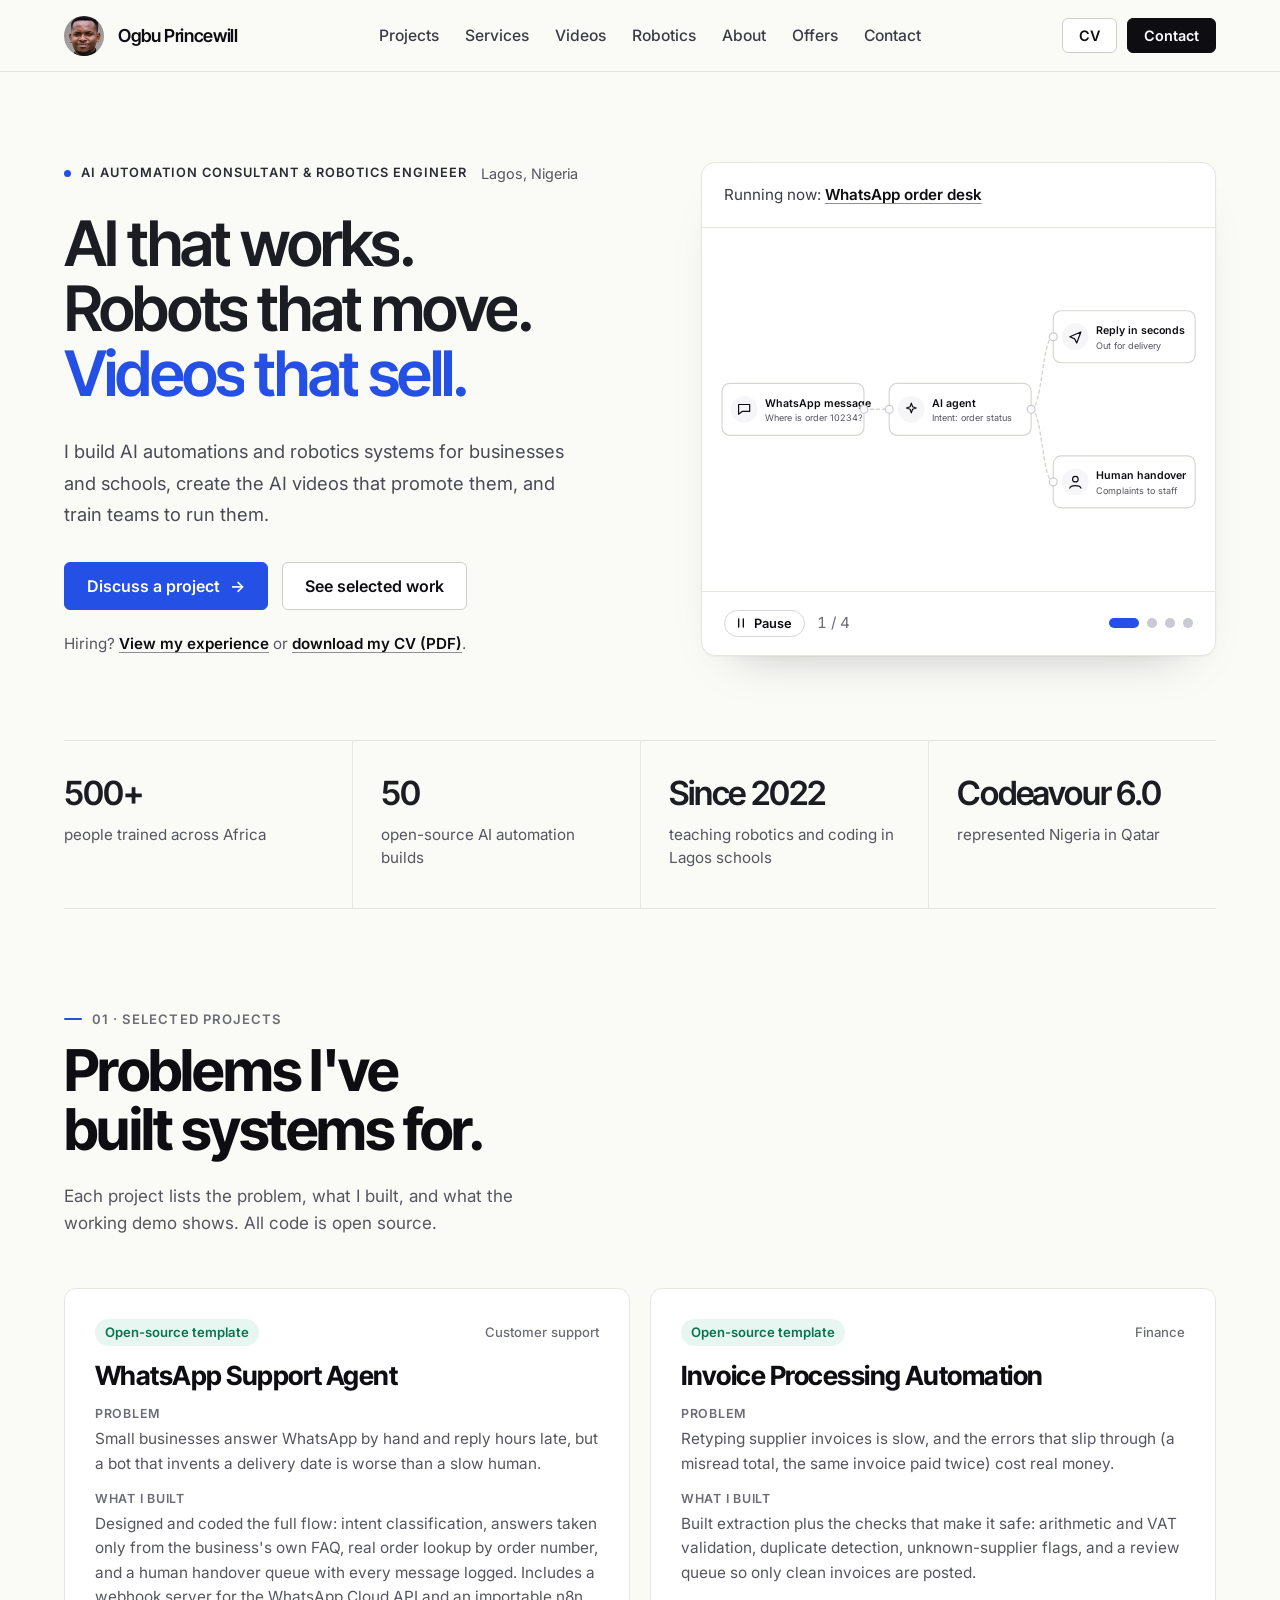
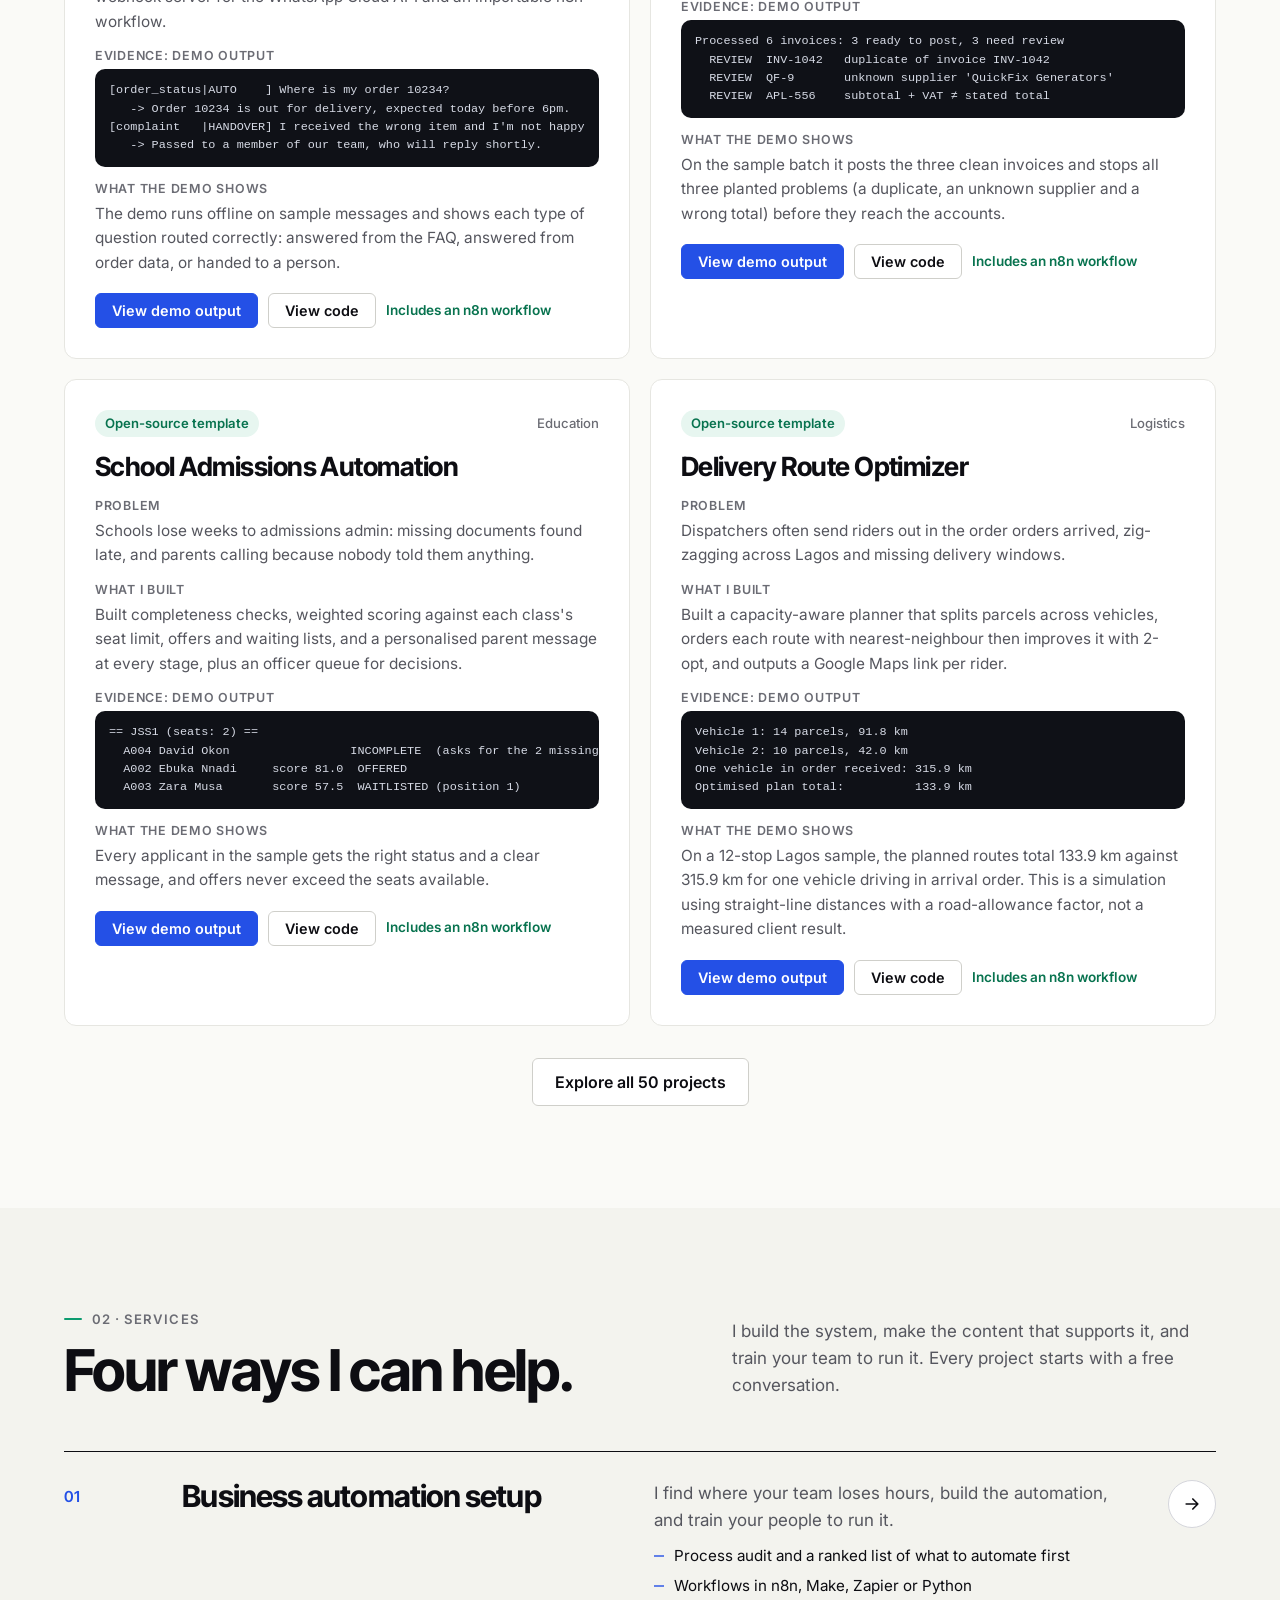
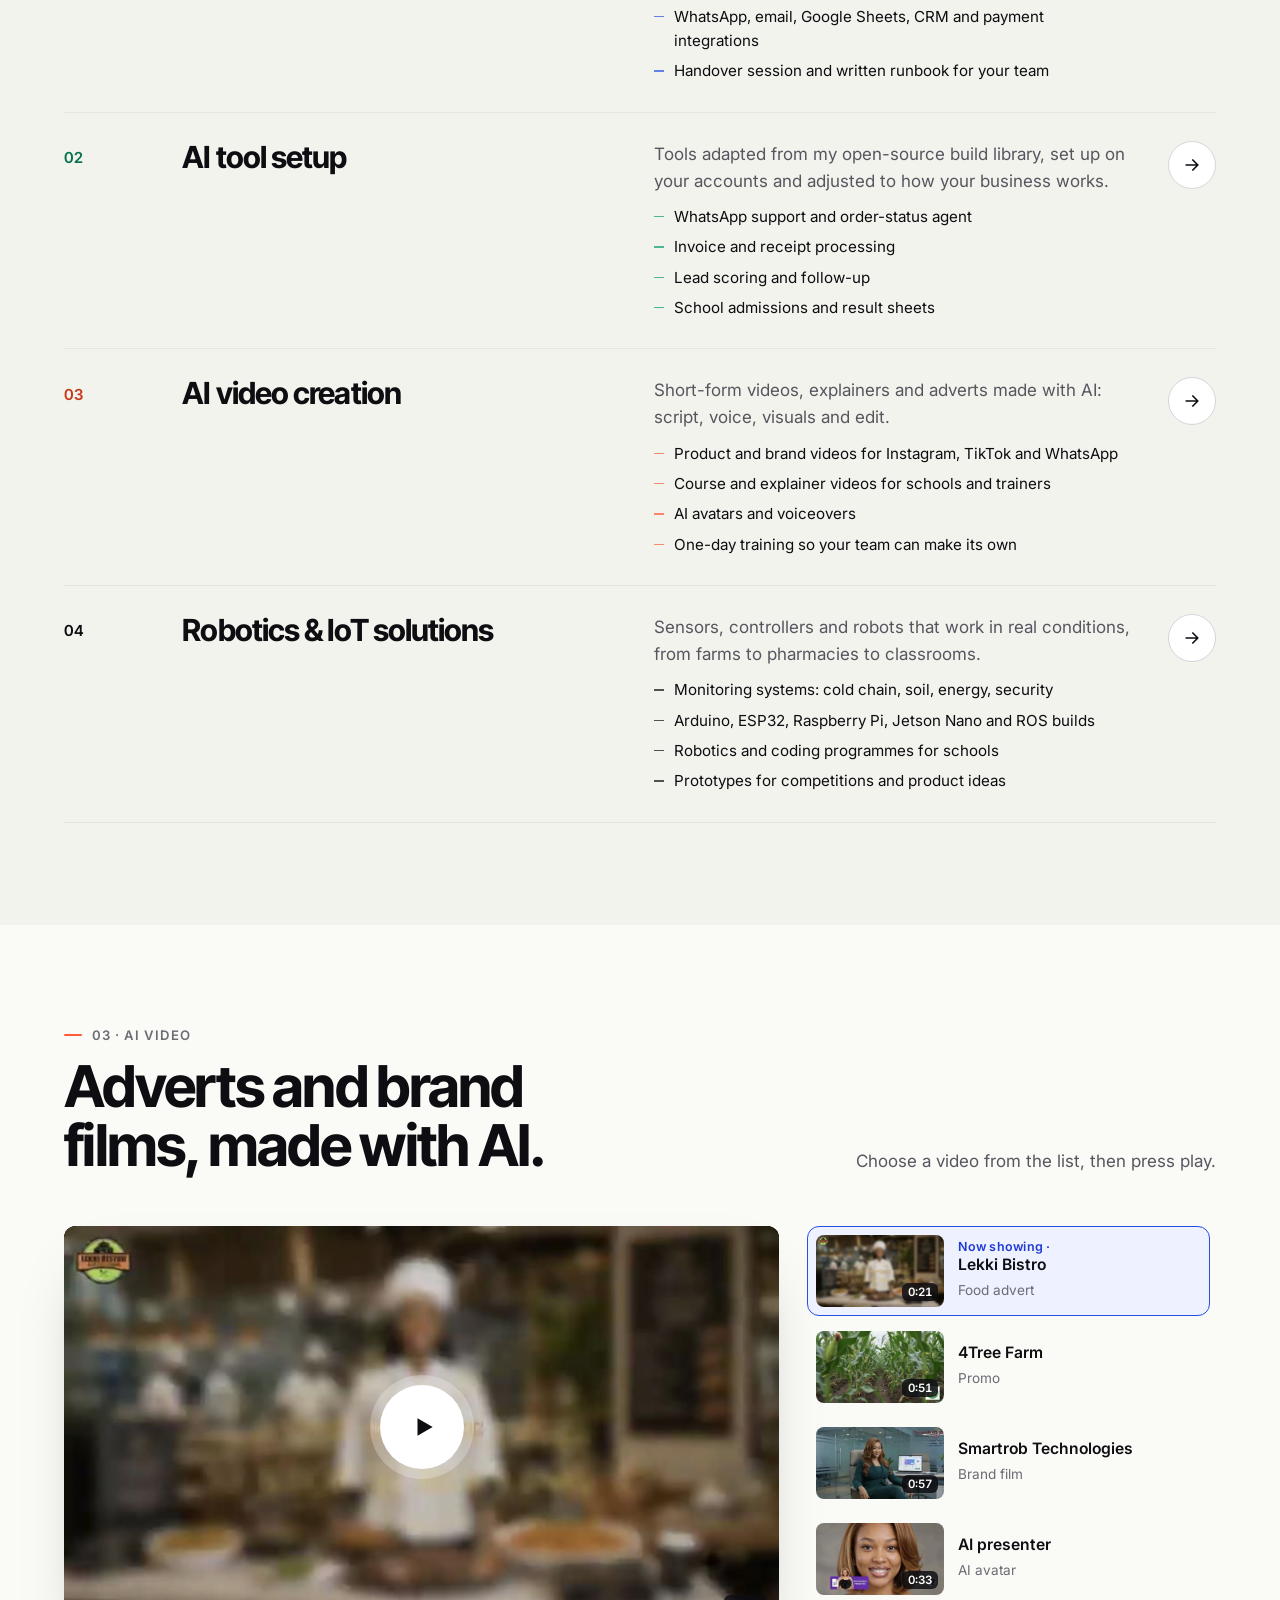
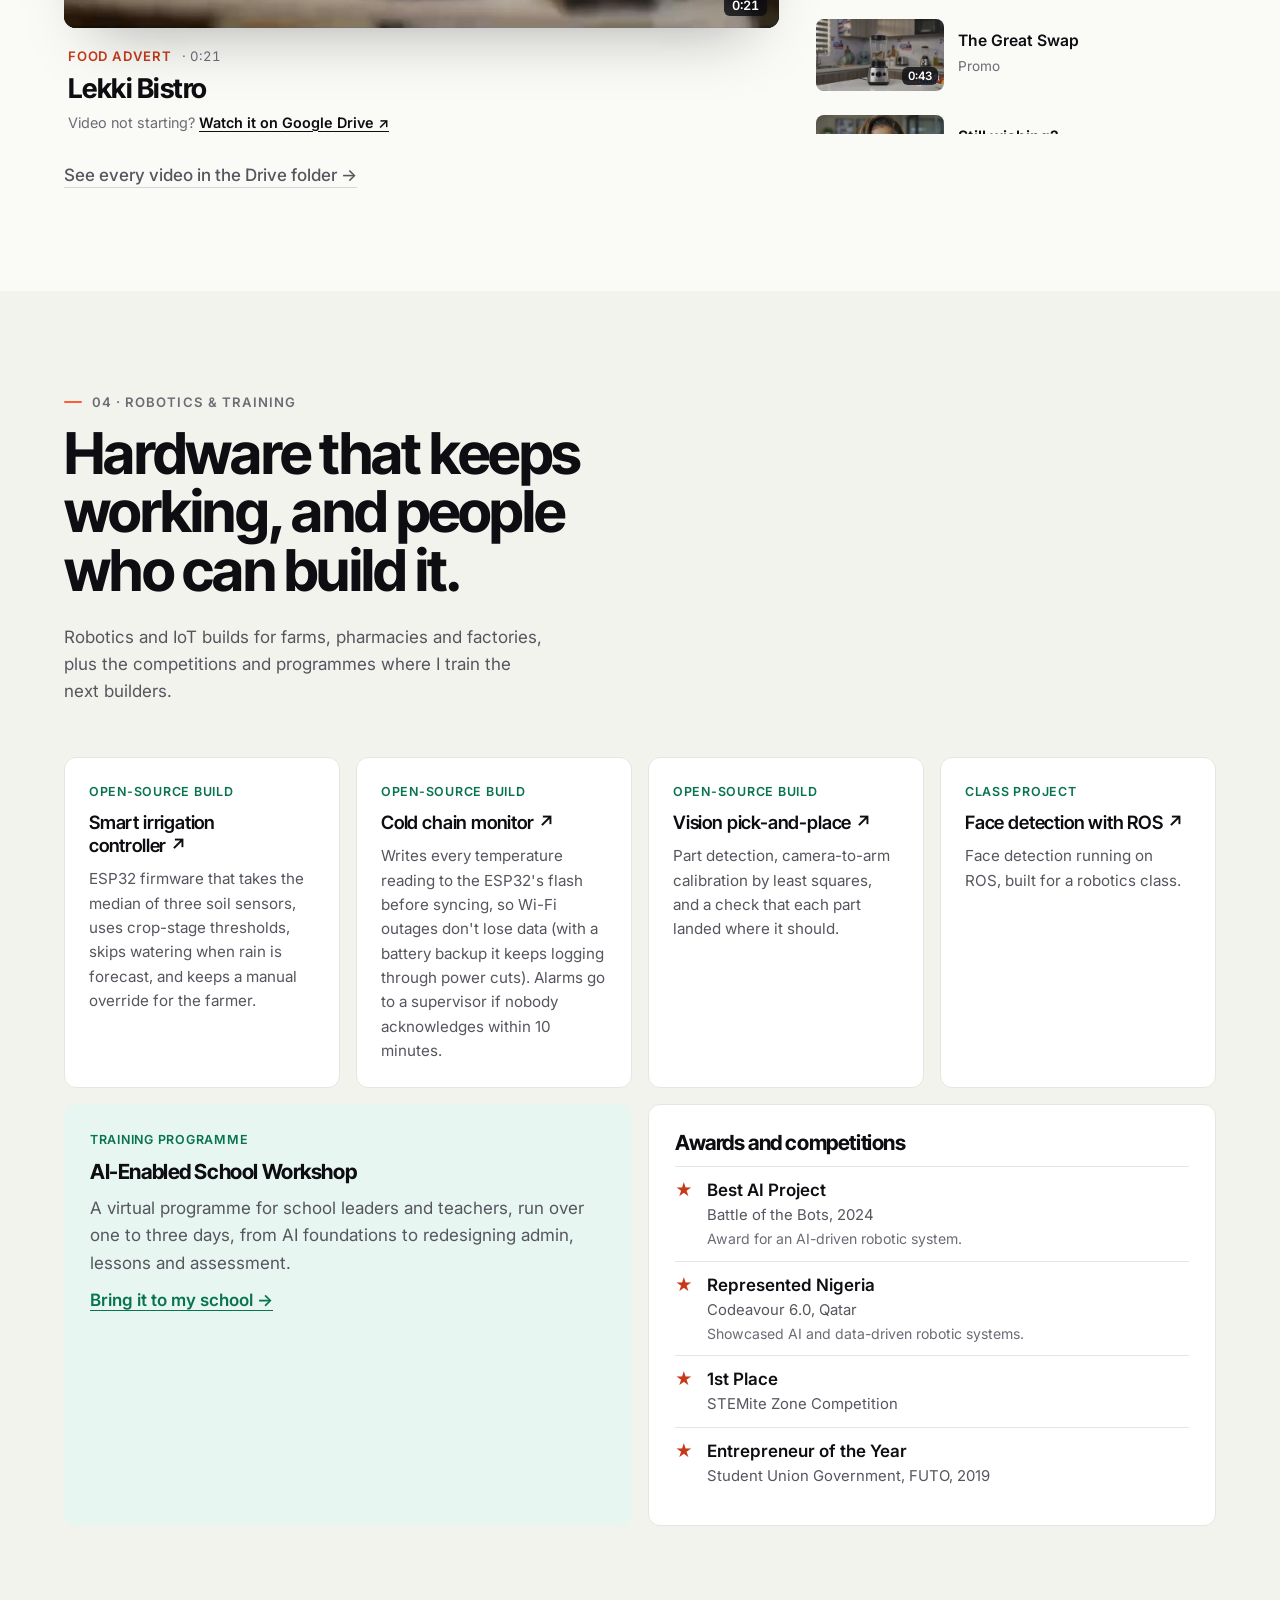
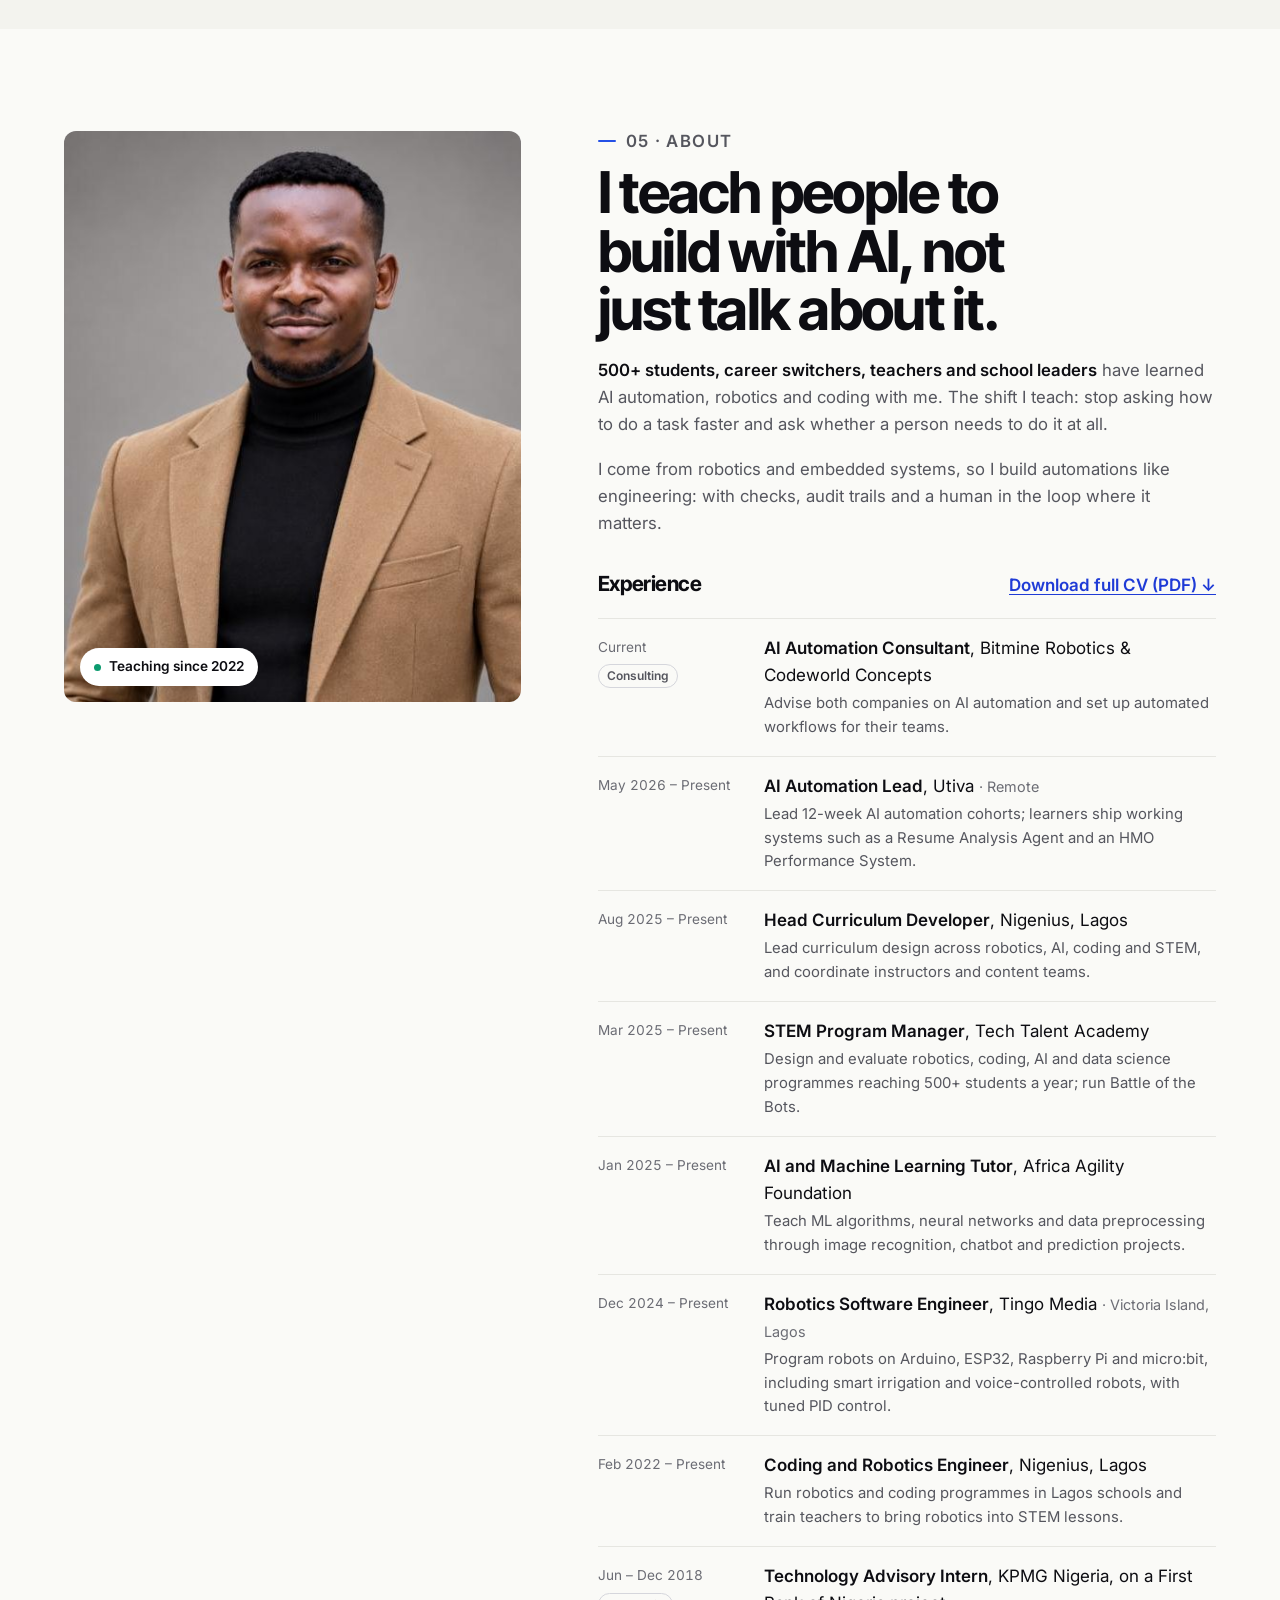
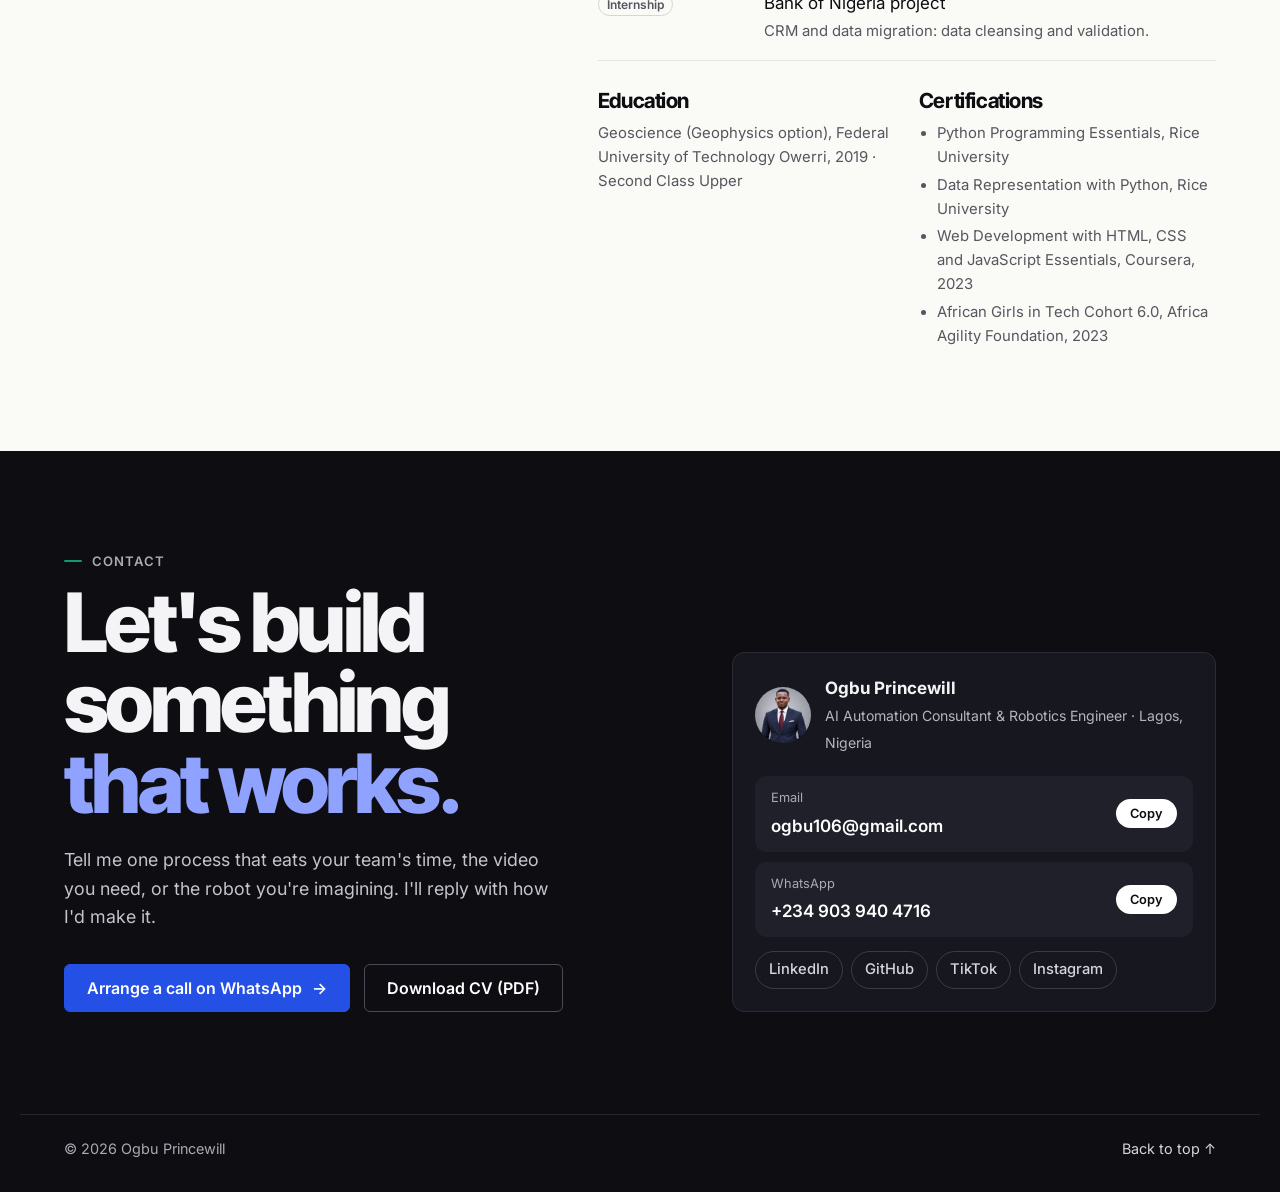
<file: index.html>
<!doctype html>
<html lang="en">
<head>
<meta charset="utf-8">
<meta name="viewport" content="width=device-width, initial-scale=1, viewport-fit=cover">
<title>Ogbu Princewill | AI Automation Consultant &amp; Robotics Engineer</title>
<meta name="description" content="Ogbu Princewill is an AI automation consultant and robotics engineer in Lagos. Business automation, AI tool setup, AI video and robotics, with open-source projects and training for teams.">
<link rel="canonical" href="https://princewill106.github.io/">
<meta property="og:type" content="website">
<meta property="og:url" content="https://princewill106.github.io/">
<meta property="og:title" content="Ogbu Princewill | AI Automation Consultant &amp; Robotics Engineer">
<meta property="og:description" content="Ogbu Princewill is an AI automation consultant and robotics engineer in Lagos. Business automation, AI tool setup, AI video and robotics, with open-source projects and training for teams.">
<meta property="og:image" content="https://princewill106.github.io/assets/og-image.jpg">
<meta property="og:image:width" content="1200">
<meta property="og:image:height" content="630">
<meta property="og:image:alt" content="Ogbu Princewill: AI that works. Robots that move. Videos that sell.">
<meta name="twitter:card" content="summary_large_image">
<meta name="twitter:title" content="Ogbu Princewill | AI Automation Consultant &amp; Robotics Engineer">
<meta name="twitter:description" content="Ogbu Princewill is an AI automation consultant and robotics engineer in Lagos. Business automation, AI tool setup, AI video and robotics, with open-source projects and training for teams.">
<meta name="twitter:image" content="https://princewill106.github.io/assets/og-image.jpg">
<meta name="theme-color" content="#ffffff">
<link rel="icon" type="image/png" sizes="32x32" href="assets/favicon-32.png">
<link rel="icon" type="image/png" sizes="64x64" href="assets/favicon-64.png">
<link rel="apple-touch-icon" href="assets/apple-touch-icon.png">
<link rel="preconnect" href="https://fonts.googleapis.com"><link rel="preconnect" href="https://fonts.gstatic.com" crossorigin>
<link rel="stylesheet" href="https://fonts.googleapis.com/css2?family=Inter+Tight:wght@500;600;700&family=Inter:wght@400;500;600&display=swap">
<link rel="stylesheet" href="styles.css">
</head>
<body>
<a class="skip" href="#main">Skip to content</a>
<header class="nav" id="nav">
  <div class="wrap">
    <a class="logo" href="#top" aria-label="Ogbu Princewill, back to top"><img class="avatar" src="[data-uri]" alt="" width="36" height="36"><span data-bind="name">Ogbu Princewill</span><span class="marks" aria-hidden="true"><i></i><i></i><i></i></span></a>
    <nav class="links" aria-label="Sections"><a href="#projects">Projects</a><a href="#services">Services</a><a href="#videos">Videos</a><a href="#robotics">Robotics</a><a href="#about">About</a><a href="offers/">Offers</a><a href="#contact">Contact</a></nav>
    <div class="nav-cta"><a class="btn ghost sm cv-link" href="#" target="_blank" rel="noopener" hidden>CV <span class="sr">(PDF)</span></a><a class="btn sm dark" href="#contact">Contact</a></div>
  </div>
</header>

<main id="main" tabindex="-1">
  <section class="hero" id="top">
    <div class="wrap">
      <div class="hero-grid">
        <div class="hero-copy">
          <p class="kicker"><span class="badge">AI Automation Consultant &amp; Robotics Engineer</span><span class="loc">Lagos, Nigeria</span></p>
          <h1 id="hero-title"><span class="ln">AI that works<b class="pd g">.</b></span> <span class="ln">Robots that move<b class="pd c">.</b></span> <span class="ln"><em>Videos that sell.</em></span></h1>
          <p class="hero-sub">I build AI automations and robotics systems for businesses and schools, create the AI videos that promote them, and train teams to run them.</p>
          <div class="cta">
            <a class="btn" data-cta="discuss" href="#contact">Discuss a project <span aria-hidden="true">→</span></a>
            <a class="btn ghost" href="#projects">See selected work</a>
          </div>
          <p class="recruit">Hiring? <a href="#experience">View my experience</a> or <a class="cv-link" href="#" target="_blank" rel="noopener">download my CV (PDF)</a>.</p>
        </div>
        <figure class="flowcard reveal" aria-label="Animated example of an automation running">
          <div class="flowtop"><span class="tl" aria-hidden="true"><i></i><i></i><i></i></span><span>Running now: <a id="flow-link" href="#projects" target="_blank" rel="noopener">WhatsApp order desk</a></span></div>
          <svg id="flow" viewBox="0 0 600 330" role="img" aria-labelledby="flow-title"><title id="flow-title">Automation workflow example</title></svg>
          <figcaption class="flowbar">
            <button class="pause" id="flow-pause" type="button" aria-pressed="false"><svg viewBox="0 0 24 24" aria-hidden="true"><path class="i-pause" d="M8 5v14M16 5v14"/><path class="i-play" d="M7 5l12 7-12 7z"/></svg><span>Pause</span></button>
            <span class="step" id="flow-step" aria-live="polite">1 / 4</span>
            <span class="slides" id="flow-tabs" role="group" aria-label="Choose an example"></span>
          </figcaption>
        </figure>
      </div>
      <dl class="facts" id="facts"></dl>
    </div>
  </section>

  <section id="projects">
    <div class="wrap">
      <div class="head reveal">
        <div><p class="eyebrow blue">01 · Selected projects</p><h2>Problems I've built systems for.</h2></div>
        <p>Each project lists the problem, what I built, and what the working demo shows. All code is open source.</p>
      </div>
      <div class="cases" id="cases"></div>
      <div class="explore">
        <button class="btn ghost" id="explore-btn" type="button" aria-expanded="false" aria-controls="library">Explore all 50 projects</button>
      </div>
      <div class="library" id="library" hidden>
        <div class="filters">
          <span class="count" id="count" aria-live="polite">All 50 projects</span>
          <div class="search">
            <label for="search" class="sr">Search projects</label>
            <input id="search" type="search" placeholder="Search, e.g. invoice, WhatsApp, school" autocomplete="off">
            <button class="clear" id="clear-search" type="button" hidden>Clear search</button>
          </div>
        </div>
        <div class="chips" id="chips" role="group" aria-label="Filter by area"></div>
        <button class="reset" id="reset-filters" type="button" hidden>Reset filters</button>
        <ul class="tiles" id="tiles"></ul>
      </div>
    </div>
  </section>

  <section id="services" class="tint">
    <div class="wrap">
      <div class="head reveal">
        <div><p class="eyebrow green">02 · Services</p><h2>Four ways I can help.</h2></div>
        <p>I build the system, make the content that supports it, and train your team to run it. Every project starts with a free conversation.</p>
      </div>
      <ol class="services" id="blocks"></ol>
    </div>
  </section>

  <section id="videos">
    <div class="wrap">
      <div class="head reveal">
        <div><p class="eyebrow coral">03 · AI video</p><h2>Adverts and brand films, made with AI.</h2></div>
        <p>Choose a video from the list, then press play.</p>
      </div>
      <div class="theatre">
        <div class="screen-col">
          <div class="screen" id="screen"></div>
          <div class="now">
            <div class="now-head"><span class="kind" id="now-kind">Product ad</span><span class="dur" id="now-dur"></span><span class="work" id="now-work" hidden></span></div>
            <h3 id="now-title">Video</h3>
            <p class="brief" id="now-brief" hidden></p>
            <p class="made" id="now-made" hidden></p>
            <p class="fallback">Video not starting? <a id="now-open" href="#" target="_blank" rel="noopener">Watch it on Google Drive ↗</a></p>
          </div>
        </div>
        <div class="playlist"><ol id="reel-rail" aria-label="Videos"></ol></div>
      </div>
      <p class="more-link"><a id="drive-all" href="#" target="_blank" rel="noopener">See every video in the Drive folder →</a></p>
    </div>
  </section>

  <section id="robotics" class="tint">
    <div class="wrap">
      <div class="head reveal">
        <div><p class="eyebrow coral">04 · Robotics &amp; training</p><h2>Hardware that keeps working, and people who can build it.</h2></div>
        <p>Robotics and IoT builds for farms, pharmacies and factories, plus the competitions and programmes where I train the next builders.</p>
      </div>
      <div class="robo-grid" id="robo-grid"></div>
      <div class="train">
        <div class="workshop" id="workshop"></div>
        <div class="awards"><h3>Awards and competitions</h3><ul id="awards"></ul></div>
      </div>
    </div>
  </section>

  <section id="about">
    <div class="wrap about">
      <figure class="photo reveal" id="photo"><span class="initials">PO</span></figure>
      <div class="about-copy">
        <p class="eyebrow blue">05 · About</p>
        <h2>I teach people to build with AI, not just talk about it.</h2>
        <p><strong>500+ students, career switchers, teachers and school leaders</strong> have learned AI automation, robotics and coding with me. The shift I teach: stop asking how to do a task faster and ask whether a person needs to do it at all.</p>
        <p>I come from robotics and embedded systems, so I build automations like engineering: with checks, audit trails and a human in the loop where it matters.</p>
        <div class="exp-head" id="experience"><h3>Experience</h3><a class="cv-link" href="#" target="_blank" rel="noopener">Download full CV (PDF) ↓</a></div>
        <ul class="jobs" id="jobs"></ul>
        <div class="quals">
          <div><h3>Education</h3><p id="edu"></p></div>
          <div><h3>Certifications</h3><ul id="certs"></ul></div>
        </div>
      </div>
    </div>
  </section>

  <section id="testimonials" hidden>
    <div class="wrap"><div class="head"><div><p class="eyebrow green">06 · Testimonials</p><h2>What people say.</h2></div></div><div class="quotes" id="quotes"></div></div>
  </section>

  <section class="contact" id="contact">
    <div class="wrap contact-grid">
      <div>
        <p class="eyebrow green">Contact</p>
        <h2>Let's build something <em>that works.</em></h2>
        <p class="lede">Tell me one process that eats your team's time, the video you need, or the robot you're imagining. I'll reply with how I'd make it.</p>
        <div class="cta"><a class="btn" id="wa-main" href="#" target="_blank" rel="noopener">Arrange a call on WhatsApp <span aria-hidden="true">→</span></a><a class="btn ghost cv-link" href="#" target="_blank" rel="noopener" hidden>Download CV (PDF)</a></div>
      </div>
      <div class="contact-card">
        <div class="me" id="me"></div>
        <div class="lines" id="lines"></div>
        <p class="sr" id="copy-status" aria-live="polite"></p>
        <div class="socials" id="socials"></div>
      </div>
    </div>
  </section>
</main>

<footer><div class="wrap"><span>© <span id="year">2026</span> <span data-bind="name">Ogbu Princewill</span></span><a href="#top">Back to top ↑</a></div></footer>

<script src="data.js"></script>
<script src="app.js"></script>
</body>
</html>
</file>
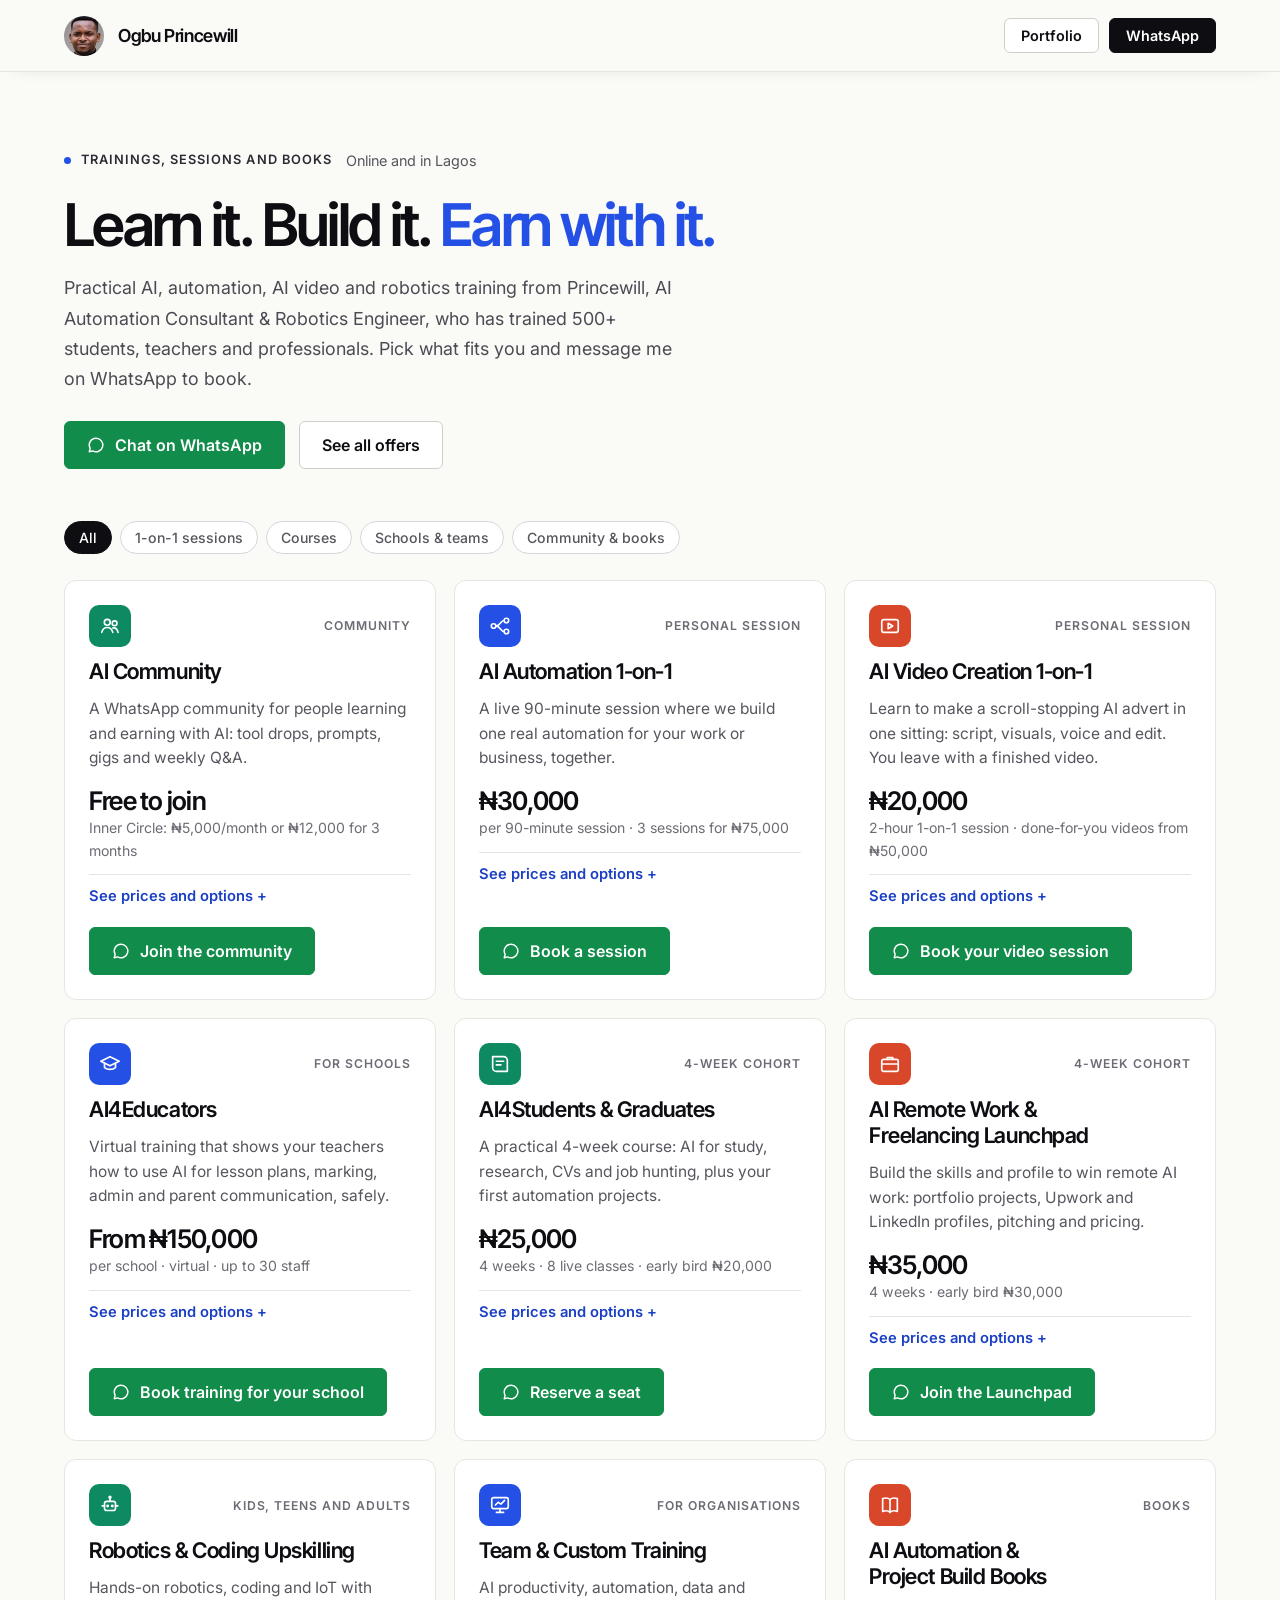
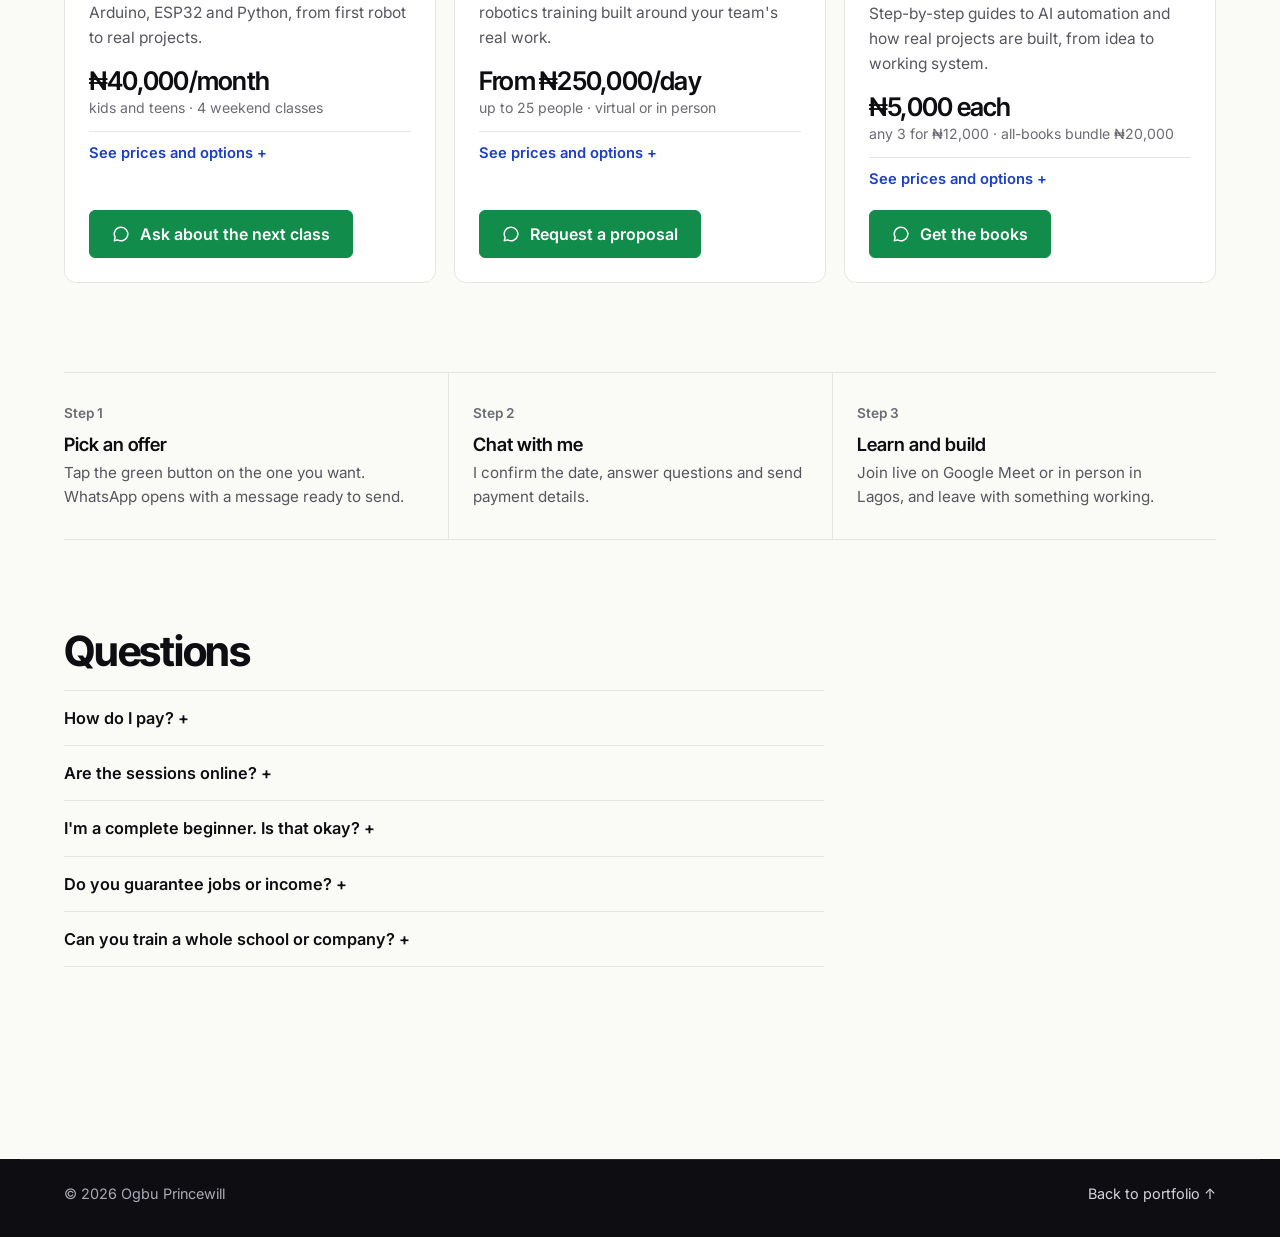
<file: offers/index.html>
<!doctype html>
<html lang="en"><head><meta charset="utf-8"><meta name="viewport" content="width=device-width, initial-scale=1, viewport-fit=cover">
<title>Offers & Training | Ogbu Princewill</title><meta name="description" content="Book AI automation and AI video 1-on-1 sessions, AI4Educators school training, AI4Students & Graduates, freelancing and robotics courses, and AI books by Ogbu Princewill.">
<link rel="canonical" href="https://princewill106.github.io/offers/">
<meta property="og:type" content="website"><meta property="og:url" content="https://princewill106.github.io/offers/">
<meta property="og:title" content="Offers & Training | Ogbu Princewill"><meta property="og:description" content="Book AI automation and AI video 1-on-1 sessions, AI4Educators school training, AI4Students & Graduates, freelancing and robotics courses, and AI books by Ogbu Princewill.">
<meta property="og:image" content="https://princewill106.github.io/assets/og-image.jpg"><meta name="twitter:card" content="summary_large_image">
<link rel="icon" type="image/png" sizes="32x32" href="../assets/favicon-32.png"><link rel="apple-touch-icon" href="../assets/apple-touch-icon.png">
<link rel="preconnect" href="https://fonts.googleapis.com"><link rel="preconnect" href="https://fonts.gstatic.com" crossorigin>
<link rel="stylesheet" href="https://fonts.googleapis.com/css2?family=Inter+Tight:wght@500;600;700&family=Inter:wght@400;500;600&display=swap">
<link rel="stylesheet" href="../styles.css">
<style>
.o-hero { padding-block: clamp(44px, 6vw, 80px) clamp(28px, 4vw, 44px); }
.o-hero h1 { font-family: var(--display); font-size: clamp(2.3rem, 4.6vw, 3.8rem); line-height: 1.04; letter-spacing: -0.045em; font-weight: 600; margin: 22px 0 18px; max-width: 22ch; }
.o-hero h1 em { color: var(--accent); }
.o-hero p.lead { color: #4a4b53; font-size: 1.12rem; max-width: 56ch; line-height: 1.7; }
.o-hero .cta { margin-top: 26px; }
.filter { display: flex; flex-wrap: wrap; gap: 8px; margin: 8px 0 26px; }
.offers { display: grid; grid-template-columns: repeat(3, minmax(0, 1fr)); gap: 18px; padding-bottom: clamp(56px, 7vw, 96px); }
.offer { background: #fff; border: 1px solid var(--rule); border-radius: var(--radius); padding: 24px; display: flex; flex-direction: column; gap: 12px; scroll-margin-top: 90px; transition: border-color .25s, box-shadow .35s var(--ease); }
.offer:hover { border-color: #cfcfca; box-shadow: 0 22px 44px -34px rgba(13,13,18,.35); }
.offer:target { border-color: var(--accent); box-shadow: 0 0 0 3px var(--accent-tint); }
.o-top { display: flex; justify-content: space-between; align-items: center; gap: 10px; }
.o-icon { width: 42px; height: 42px; border-radius: 10px; display: grid; place-items: center; }
.o-icon svg { width: 22px; height: 22px; fill: none; stroke: #fff; stroke-width: 1.8; stroke-linecap: round; stroke-linejoin: round; }
.blue .o-icon { background: var(--accent); } .green .o-icon { background: #0e8a62; } .coral .o-icon { background: #d9472a; }
.o-tag { font-size: .76rem; font-weight: 600; letter-spacing: .08em; text-transform: uppercase; color: var(--faint); }
.offer h3 { font: 600 1.35rem/1.2 var(--display); letter-spacing: -0.02em; }
.o-line { color: var(--soft); font-size: .97rem; }
.o-price { display: grid; gap: 2px; padding-top: 4px; }
.o-price b { font: 600 1.6rem/1.1 var(--display); letter-spacing: -0.03em; }
.o-price span { color: var(--faint); font-size: .88rem; }
details { border-top: 1px solid var(--rule); padding-top: 10px; }
summary { cursor: pointer; font-weight: 600; font-size: .92rem; color: #1b40c4; list-style: none; }
summary::-webkit-details-marker { display: none; }
summary::after { content: " +"; } details[open] summary::after { content: " –"; }
.tiers { list-style: none; margin: 10px 0 8px; padding: 0; display: grid; gap: 6px; }
.tiers li { display: flex; justify-content: space-between; gap: 12px; font-size: .9rem; color: var(--soft); border-bottom: 1px dashed var(--rule); padding-bottom: 6px; }
.tiers b { color: var(--ink); white-space: nowrap; font-weight: 600; }
.o-who { font-size: .88rem; color: var(--soft); }
.o-cta { margin-top: auto; display: flex; flex-wrap: wrap; gap: 10px; padding-top: 6px; }
.btn.wa { background: #128c4a; border-color: #128c4a; }
.btn.wa:hover { background: #0e723c; border-color: #0e723c; }
.btn.wa svg { width: 18px; height: 18px; fill: none; stroke: #fff; stroke-width: 1.9; stroke-linejoin: round; }
.how { display: grid; grid-template-columns: repeat(3, minmax(0, 1fr)); gap: 0; border-top: 1px solid var(--rule); border-bottom: 1px solid var(--rule); margin-bottom: clamp(56px, 7vw, 90px); }
.how div { padding: 26px 24px 30px; border-left: 1px solid var(--rule); }
.how div:first-child { border-left: 0; padding-left: 0; }
.how b { display: block; font: 600 1.15rem var(--display); margin: 6px 0 6px; }
.how span { color: var(--faint); font-weight: 600; font-size: .85rem; }
.how p { color: var(--soft); font-size: .95rem; }
.faq { max-width: 760px; padding-bottom: clamp(56px, 7vw, 96px); }
.faq h2 { font-size: clamp(1.8rem, 3.4vw, 2.6rem); margin-bottom: 18px; }
.faq details { padding: 14px 0; border-top: 1px solid var(--rule); }
.faq details:last-child { border-bottom: 1px solid var(--rule); }
.faq summary { color: var(--ink); font-size: 1.02rem; }
.faq details p { color: var(--soft); margin-top: 8px; }
.nav .logo span { white-space: nowrap; }
@media (max-width: 440px) { .nav-cta .btn.ghost { display: none; } }
@media (max-width: 340px) { .nav .logo { font-size: .95rem; } .nav .logo .avatar { width: 34px; height: 34px; margin-right: 8px; } }
@media (max-width: 1000px) { .offers { grid-template-columns: repeat(2, minmax(0, 1fr)); } }
@media (max-width: 680px) { .offers, .how { grid-template-columns: minmax(0, 1fr); } .how div { border-left: 0; padding-left: 0; border-top: 1px solid var(--rule); } .how div:first-child { border-top: 0; } }
</style>
</head><body>
<a class="skip" href="#main">Skip to content</a>
<header class="nav scrolled"><div class="wrap">
  <a class="logo" href="../"><img class="avatar" src="[data-uri]" alt="" width="40" height="40"><span>Ogbu Princewill</span></a>
  <div class="nav-cta"><a class="btn ghost sm" href="../">Portfolio</a><a class="btn sm dark" href="https://wa.me/2349039404716?text=Hi%20Princewill%2C%20I%20saw%20your%20post%20and%20I%27d%20like%20to%20know%20more.%20%28Ref%3A%20GENERAL%29" target="_blank" rel="noopener">WhatsApp</a></div>
</div></header>
<main id="main" tabindex="-1">
  <section class="o-hero"><div class="wrap">
    <p class="kicker"><span class="badge">Trainings, sessions and books</span><span class="loc">Online and in Lagos</span></p>
    <h1>Learn it. Build it. <em>Earn with it.</em></h1>
    <p class="lead">Practical AI, automation, AI video and robotics training from Princewill, AI Automation Consultant & Robotics Engineer, who has trained 500+ students, teachers and professionals. Pick what fits you and message me on WhatsApp to book.</p>
    <div class="cta"><a class="btn wa" href="https://wa.me/2349039404716?text=Hi%20Princewill%2C%20I%20saw%20your%20post%20and%20I%27d%20like%20to%20know%20more.%20%28Ref%3A%20GENERAL%29" target="_blank" rel="noopener"><svg viewBox="0 0 24 24" aria-hidden="true"><path d="M12 3a9 9 0 0 0-7.8 13.5L3 21l4.6-1.2A9 9 0 1 0 12 3z"/></svg>Chat on WhatsApp</a><a class="btn ghost" href="#offers">See all offers</a></div>
  </div></section>
  <section style="padding-top:0" id="offers"><div class="wrap">
    <div class="filter" role="group" aria-label="Filter offers">
      <button class="chip" type="button" data-g="all" aria-pressed="true">All</button>
      <button class="chip" type="button" data-g="sessions" aria-pressed="false">1-on-1 sessions</button>
      <button class="chip" type="button" data-g="courses" aria-pressed="false">Courses</button>
      <button class="chip" type="button" data-g="schools" aria-pressed="false">Schools & teams</button>
      <button class="chip" type="button" data-g="community" aria-pressed="false">Community & books</button>
    </div>
    <div class="offers">
<article class="offer green" id="community" data-group="community">
  <div class="o-top"><span class="o-icon" aria-hidden="true"><svg viewBox="0 0 24 24"><circle cx="9" cy="8" r="3.2"/><circle cx="17" cy="9" r="2.6"/><path d="M3 19c.8-3.6 3.4-5.4 6-5.4s5.2 1.8 6 5.4M15 14.2c2.6-.4 5 1.2 5.8 4.8"/></svg></span><span class="o-tag">Community</span></div>
  <h3>AI Community</h3>
  <p class="o-line">A WhatsApp community for people learning and earning with AI: tool drops, prompts, gigs and weekly Q&amp;A.</p>
  <p class="o-price"><b>Free to join</b><span>Inner Circle: ₦5,000/month or ₦12,000 for 3 months</span></p>
  <details><summary>See prices and options</summary><ul class="tiers"><li><span>Free community</span><b>Free</b></li><li><span>Inner Circle (weekly live Q&amp;A, templates, gig and job drops)</span><b>₦5,000/month</b></li><li><span>Inner Circle, 3 months</span><b>₦12,000</b></li></ul><p class="o-who"><b>Best for:</b> Anyone curious about AI, from beginners to builders</p></details>
  <div class="o-cta"><a class="btn wa" href="https://wa.me/2349039404716?text=Hi%20Princewill%2C%20please%20add%20me%20to%20your%20AI%20Community.%20%28Ref%3A%20CIRCLE%29" target="_blank" rel="noopener"><svg viewBox="0 0 24 24" aria-hidden="true"><path d="M12 3a9 9 0 0 0-7.8 13.5L3 21l4.6-1.2A9 9 0 1 0 12 3z"/></svg>Join the community</a></div>
</article>
<article class="offer blue" id="automation" data-group="sessions">
  <div class="o-top"><span class="o-icon" aria-hidden="true"><svg viewBox="0 0 24 24"><circle cx="5" cy="12" r="2.5"/><circle cx="19" cy="6" r="2.5"/><circle cx="19" cy="18" r="2.5"/><path d="M7.5 12c5 0 5-6 9-6M7.5 12c5 0 5 6 9 6"/></svg></span><span class="o-tag">Personal session</span></div>
  <h3>AI Automation 1-on-1</h3>
  <p class="o-line">A live 90-minute session where we build one real automation for your work or business, together.</p>
  <p class="o-price"><b>₦30,000</b><span>per 90-minute session · 3 sessions for ₦75,000</span></p>
  <details><summary>See prices and options</summary><ul class="tiers"><li><span>One 90-minute session</span><b>₦30,000</b></li><li><span>3-session pack (build and refine)</span><b>₦75,000</b></li><li><span>Done-for-you automation setup</span><b>from ₦150,000</b></li></ul><p class="o-who"><b>Best for:</b> Business owners, freelancers and professionals with a task they repeat every week</p></details>
  <div class="o-cta"><a class="btn wa" href="https://wa.me/2349039404716?text=Hi%20Princewill%2C%20I%27d%20like%20to%20book%20an%20AI%20Automation%201-on-1%20session.%20%28Ref%3A%20AUTO%29" target="_blank" rel="noopener"><svg viewBox="0 0 24 24" aria-hidden="true"><path d="M12 3a9 9 0 0 0-7.8 13.5L3 21l4.6-1.2A9 9 0 1 0 12 3z"/></svg>Book a session</a></div>
</article>
<article class="offer coral" id="video" data-group="sessions">
  <div class="o-top"><span class="o-icon" aria-hidden="true"><svg viewBox="0 0 24 24"><rect x="3" y="5" width="18" height="14" rx="2.5"/><path d="M10 9l5 3-5 3z"/></svg></span><span class="o-tag">Personal session</span></div>
  <h3>AI Video Creation 1-on-1</h3>
  <p class="o-line">Learn to make a scroll-stopping AI advert in one sitting: script, visuals, voice and edit. You leave with a finished video.</p>
  <p class="o-price"><b>₦20,000</b><span>2-hour 1-on-1 session · done-for-you videos from ₦50,000</span></p>
  <details><summary>See prices and options</summary><ul class="tiers"><li><span>2-hour 1-on-1 session</span><b>₦20,000</b></li><li><span>Bring a friend (2 people)</span><b>₦35,000</b></li><li><span>Done-for-you AI advert</span><b>from ₦50,000</b></li></ul><p class="o-who"><b>Best for:</b> Business owners, creators and social media managers</p></details>
  <div class="o-cta"><a class="btn wa" href="https://wa.me/2349039404716?text=Hi%20Princewill%2C%20I%20want%20the%20AI%20Video%20Creation%201-on-1%20session%20%28%E2%82%A620%2C000%29.%20%28Ref%3A%20VIDEO%29" target="_blank" rel="noopener"><svg viewBox="0 0 24 24" aria-hidden="true"><path d="M12 3a9 9 0 0 0-7.8 13.5L3 21l4.6-1.2A9 9 0 1 0 12 3z"/></svg>Book your video session</a></div>
</article>
<article class="offer blue" id="educators" data-group="schools">
  <div class="o-top"><span class="o-icon" aria-hidden="true"><svg viewBox="0 0 24 24"><path d="M2 9l10-5 10 5-10 5z"/><path d="M6 11v5c3 2.5 9 2.5 12 0v-5"/></svg></span><span class="o-tag">For schools</span></div>
  <h3>AI4Educators</h3>
  <p class="o-line">Virtual training that shows your teachers how to use AI for lesson plans, marking, admin and parent communication, safely.</p>
  <p class="o-price"><b>From ₦150,000</b><span>per school · virtual · up to 30 staff</span></p>
  <details><summary>See prices and options</summary><ul class="tiers"><li><span>Half-day virtual session (3 hours, up to 30 staff)</span><b>₦150,000</b></li><li><span>Full-day virtual training (6 hours, up to 50 staff)</span><b>₦250,000</b></li><li><span>3-day AI-Enabled School programme</span><b>₦500,000</b></li><li><span>In-person in Lagos</span><b>+ ₦50,000 logistics</b></li></ul><p class="o-who"><b>Best for:</b> School owners, heads of school and teachers</p></details>
  <div class="o-cta"><a class="btn wa" href="https://wa.me/2349039404716?text=Hi%20Princewill%2C%20I%27d%20like%20AI4Educators%20training%20for%20our%20school%20staff.%20%28Ref%3A%20EDU%29" target="_blank" rel="noopener"><svg viewBox="0 0 24 24" aria-hidden="true"><path d="M12 3a9 9 0 0 0-7.8 13.5L3 21l4.6-1.2A9 9 0 1 0 12 3z"/></svg>Book training for your school</a></div>
</article>
<article class="offer green" id="students" data-group="courses">
  <div class="o-top"><span class="o-icon" aria-hidden="true"><svg viewBox="0 0 24 24"><path d="M4 4h12a4 4 0 0 1 4 4v12H8a4 4 0 0 1-4-4z"/><path d="M8 9h8M8 13h5"/></svg></span><span class="o-tag">4-week cohort</span></div>
  <h3>AI4Students &amp; Graduates</h3>
  <p class="o-line">A practical 4-week course: AI for study, research, CVs and job hunting, plus your first automation projects.</p>
  <p class="o-price"><b>₦25,000</b><span>4 weeks · 8 live classes · early bird ₦20,000</span></p>
  <details><summary>See prices and options</summary><ul class="tiers"><li><span>4-week cohort (8 live weekend classes)</span><b>₦25,000</b></li><li><span>Early bird (first 20 seats)</span><b>₦20,000</b></li><li><span>Combo with Freelancing Launchpad</span><b>₦50,000</b></li></ul><p class="o-who"><b>Best for:</b> University students, NYSC members and recent graduates</p></details>
  <div class="o-cta"><a class="btn wa" href="https://wa.me/2349039404716?text=Hi%20Princewill%2C%20I%20want%20to%20join%20the%20AI4Students%20%26%20Graduates%20cohort.%20%28Ref%3A%20STUDENT%29" target="_blank" rel="noopener"><svg viewBox="0 0 24 24" aria-hidden="true"><path d="M12 3a9 9 0 0 0-7.8 13.5L3 21l4.6-1.2A9 9 0 1 0 12 3z"/></svg>Reserve a seat</a></div>
</article>
<article class="offer coral" id="freelance" data-group="courses">
  <div class="o-top"><span class="o-icon" aria-hidden="true"><svg viewBox="0 0 24 24"><rect x="3" y="7" width="18" height="13" rx="2"/><path d="M9 7V5h6v2M3 12h18"/></svg></span><span class="o-tag">4-week cohort</span></div>
  <h3>AI Remote Work &amp; Freelancing Launchpad</h3>
  <p class="o-line">Build the skills and profile to win remote AI work: portfolio projects, Upwork and LinkedIn profiles, pitching and pricing.</p>
  <p class="o-price"><b>₦35,000</b><span>4 weeks · early bird ₦30,000</span></p>
  <details><summary>See prices and options</summary><ul class="tiers"><li><span>4-week Launchpad</span><b>₦35,000</b></li><li><span>Early bird (first 20 seats)</span><b>₦30,000</b></li><li><span>Combo with AI4Students &amp; Graduates</span><b>₦50,000</b></li></ul><p class="o-who"><b>Best for:</b> Graduates, career switchers and freelancers who want remote AI income</p></details>
  <div class="o-cta"><a class="btn wa" href="https://wa.me/2349039404716?text=Hi%20Princewill%2C%20tell%20me%20about%20the%20AI%20Remote%20Work%20%26%20Freelancing%20Launchpad.%20%28Ref%3A%20REMOTE%29" target="_blank" rel="noopener"><svg viewBox="0 0 24 24" aria-hidden="true"><path d="M12 3a9 9 0 0 0-7.8 13.5L3 21l4.6-1.2A9 9 0 1 0 12 3z"/></svg>Join the Launchpad</a></div>
</article>
<article class="offer green" id="robotics" data-group="courses">
  <div class="o-top"><span class="o-icon" aria-hidden="true"><svg viewBox="0 0 24 24"><rect x="6" y="8" width="12" height="10" rx="2.5"/><path d="M12 8V4.5"/><circle cx="12" cy="3.6" r="1"/><circle cx="9.5" cy="13" r=".7"/><circle cx="14.5" cy="13" r=".7"/><path d="M6 13H3.5M18 13h2.5"/></svg></span><span class="o-tag">Kids, teens and adults</span></div>
  <h3>Robotics &amp; Coding Upskilling</h3>
  <p class="o-line">Hands-on robotics, coding and IoT with Arduino, ESP32 and Python, from first robot to real projects.</p>
  <p class="o-price"><b>₦40,000/month</b><span>kids and teens · 4 weekend classes</span></p>
  <details><summary>See prices and options</summary><ul class="tiers"><li><span>Kids and teens (8–17): 4 weekend classes</span><b>₦40,000/month</b></li><li><span>2-week holiday bootcamp</span><b>₦60,000</b></li><li><span>Adults: Arduino and IoT, 4 weeks</span><b>₦50,000</b></li><li><span>School robotics club (per term)</span><b>Custom quote</b></li></ul><p class="o-who"><b>Best for:</b> Parents, students, teachers and schools</p></details>
  <div class="o-cta"><a class="btn wa" href="https://wa.me/2349039404716?text=Hi%20Princewill%2C%20I%27m%20interested%20in%20Robotics%20%26%20Coding%20classes.%20%28Ref%3A%20ROBOT%29" target="_blank" rel="noopener"><svg viewBox="0 0 24 24" aria-hidden="true"><path d="M12 3a9 9 0 0 0-7.8 13.5L3 21l4.6-1.2A9 9 0 1 0 12 3z"/></svg>Ask about the next class</a></div>
</article>
<article class="offer blue" id="training" data-group="schools">
  <div class="o-top"><span class="o-icon" aria-hidden="true"><svg viewBox="0 0 24 24"><rect x="3" y="4" width="18" height="12" rx="2"/><path d="M8 20h8M12 16v4M7 12l3-3 3 2 4-4"/></svg></span><span class="o-tag">For organisations</span></div>
  <h3>Team &amp; Custom Training</h3>
  <p class="o-line">AI productivity, automation, data and robotics training built around your team&#x27;s real work.</p>
  <p class="o-price"><b>From ₦250,000/day</b><span>up to 25 people · virtual or in person</span></p>
  <details><summary>See prices and options</summary><ul class="tiers"><li><span>1-day team workshop (up to 25 people)</span><b>from ₦250,000</b></li><li><span>Multi-day or recurring programmes</span><b>Custom quote</b></li></ul><p class="o-who"><b>Best for:</b> Companies, NGOs, churches, academies and teams</p></details>
  <div class="o-cta"><a class="btn wa" href="https://wa.me/2349039404716?text=Hi%20Princewill%2C%20we%27d%20like%20a%20custom%20AI%20training%20for%20our%20team.%20%28Ref%3A%20TEAM%29" target="_blank" rel="noopener"><svg viewBox="0 0 24 24" aria-hidden="true"><path d="M12 3a9 9 0 0 0-7.8 13.5L3 21l4.6-1.2A9 9 0 1 0 12 3z"/></svg>Request a proposal</a></div>
</article>
<article class="offer coral" id="books" data-group="community">
  <div class="o-top"><span class="o-icon" aria-hidden="true"><svg viewBox="0 0 24 24"><path d="M4 5c3-1 6-1 8 1 2-2 5-2 8-1v14c-3-1-6-1-8 1-2-2-5-2-8-1z"/><path d="M12 6v14"/></svg></span><span class="o-tag">Books</span></div>
  <h3>AI Automation &amp; Project Build Books</h3>
  <p class="o-line">Step-by-step guides to AI automation and how real projects are built, from idea to working system.</p>
  <p class="o-price"><b>₦5,000 each</b><span>any 3 for ₦12,000 · all-books bundle ₦20,000</span></p>
  <details><summary>See prices and options</summary><ul class="tiers"><li><span>Any single book</span><b>₦5,000</b></li><li><span>Any 3 books</span><b>₦12,000</b></li><li><span>All-books bundle</span><b>₦20,000</b></li></ul><p class="o-who"><b>Best for:</b> Anyone who learns best by reading and building along</p></details>
  <div class="o-cta"><a class="btn wa" href="https://wa.me/2349039404716?text=Hi%20Princewill%2C%20I%20want%20to%20buy%20your%20AI%20books.%20%28Ref%3A%20BOOKS%29" target="_blank" rel="noopener"><svg viewBox="0 0 24 24" aria-hidden="true"><path d="M12 3a9 9 0 0 0-7.8 13.5L3 21l4.6-1.2A9 9 0 1 0 12 3z"/></svg>Get the books</a></div>
</article>
    </div>
    <div class="how">
      <div><span>Step 1</span><b>Pick an offer</b><p>Tap the green button on the one you want. WhatsApp opens with a message ready to send.</p></div>
      <div><span>Step 2</span><b>Chat with me</b><p>I confirm the date, answer questions and send payment details.</p></div>
      <div><span>Step 3</span><b>Learn and build</b><p>Join live on Google Meet or in person in Lagos, and leave with something working.</p></div>
    </div>
    <div class="faq">
      <h2>Questions</h2>
      <details><summary>How do I pay?</summary><p>By bank transfer once we've confirmed your booking on WhatsApp. Books can also be bought instantly online.</p></details>
      <details><summary>Are the sessions online?</summary><p>Yes. All sessions run live on Google Meet. School and team trainings can also be held in person in Lagos.</p></details>
      <details><summary>I'm a complete beginner. Is that okay?</summary><p>Yes. Every course starts from the basics, and the 1-on-1 sessions are shaped around what you already know.</p></details>
      <details><summary>Do you guarantee jobs or income?</summary><p>No. The Freelancing Launchpad teaches the skills, portfolio and pitching that remote clients look for, and shares opportunities as they come up, but results depend on your effort.</p></details>
      <details><summary>Can you train a whole school or company?</summary><p>Yes. AI4Educators and Team Training are built for groups. Send a WhatsApp message with your team size and I'll send a proposal.</p></details>
    </div>
  </div></section>
</main>
<footer><div class="wrap"><span>© <span id="yr">2026</span> Ogbu Princewill</span><a href="../">Back to portfolio ↑</a></div></footer>
<script>
document.querySelectorAll('.filter .chip').forEach(function (b) {
  b.addEventListener('click', function () {
    var g = b.getAttribute('data-g');
    document.querySelectorAll('.filter .chip').forEach(function (c) { c.setAttribute('aria-pressed', c === b); });
    document.querySelectorAll('.offer').forEach(function (o) { o.hidden = g !== 'all' && o.getAttribute('data-group') !== g; });
  });
});
document.getElementById('yr').textContent = new Date().getFullYear();
</script>
</body></html>
</file>
<file: styles.css>
/* Layout: warm off-white editorial. Black type leads, blue is the action colour, emerald and coral are small supporting accents.
   Square-cornered buttons, hairline dividers, white cards. */
:root {
  --bg: #fafaf7;           /* warm off-white page */
  --ink: #0d0d12;
  --soft: #55565e;         /* secondary text, 7:1 on white */
  --faint: #6b6c74;        /* labels and metadata, 5:1 on white */
  --rule: #e6e6e1;
  --surface: #f6f6f8;
  --accent: #2450e6;       /* blue: actions, links */
  --accent-tint: #eef1ff;
  --green: #0c9b6f;        /* emerald: tools, open source, teaching */
  --green-tint: #e7f6f0;
  --green-text: #08734f;   /* green used as text (meets 4.5:1) */
  --coral: #ff5b37;        /* coral: video, awards */
  --coral-tint: #fff0eb;
  --coral-text: #c63a1b;   /* coral used as text (meets 4.5:1) */
  --radius: 12px;
  --display: "Inter Tight", "Inter", system-ui, sans-serif;
  --body: "Inter", "Segoe UI", system-ui, sans-serif;
  --ease: cubic-bezier(.2, .7, .2, 1);
  color-scheme: light;
}
/* White by request: the page stays white in dark mode too. */
@media (prefers-color-scheme: dark) { :root:not([data-theme="light"]) { --bg: #fafaf7; color-scheme: light; } }
:root[data-theme="dark"] { --bg: #fafaf7; color-scheme: light; }

* { box-sizing: border-box; }
html { scroll-behavior: smooth; }
body { margin: 0; background: var(--bg); color: var(--ink); font: 400 17px/1.6 var(--body); -webkit-font-smoothing: antialiased; overflow-x: hidden; }
img { max-width: 100%; display: block; }
a { color: inherit; }
:focus-visible { outline: 2px solid var(--accent); outline-offset: 3px; border-radius: 6px; }
.sr { position: absolute; width: 1px; height: 1px; overflow: hidden; clip: rect(0 0 0 0); white-space: nowrap; }
.skip { position: absolute; left: 16px; top: -60px; z-index: 50; background: var(--ink); color: #fff; padding: 10px 16px; border-radius: 10px; font-weight: 600; text-decoration: none; transition: top .2s; }
.skip:focus { top: 12px; }
main:focus { outline: none; }
[hidden] { display: none !important; }
.wrap { max-width: 1240px; margin: 0 auto; padding-inline: clamp(16px, 4vw, 44px); }
h1, h2, h3 { font-family: var(--display); margin: 0; letter-spacing: -0.03em; text-wrap: balance; font-weight: 700; }
h2 { font-size: clamp(2rem, 4.6vw, 3.6rem); line-height: 1.02; }
h3 { font-size: 1.15rem; line-height: 1.25; font-weight: 600; letter-spacing: -0.01em; }
em { font-style: normal; color: var(--accent); }
p { margin: 0; }
section { padding-block: clamp(64px, 8vw, 112px); overflow-x: clip; }
section.tint { background: #f3f3ee; }
section[id], .exp-head { scroll-margin-top: 72px; }
.eyebrow { font: 600 .82rem var(--body); letter-spacing: .08em; text-transform: uppercase; color: var(--faint); margin-bottom: 14px; display: flex; align-items: center; gap: 10px; }
.eyebrow::before { content: ""; width: 18px; height: 2px; border-radius: 2px; background: var(--c, var(--accent)); }
.blue { --c: var(--accent); } .green { --c: var(--green); } .coral { --c: var(--coral); }
.head { display: flex; justify-content: space-between; align-items: end; gap: 24px; flex-wrap: wrap; margin-bottom: clamp(32px, 4vw, 52px); }
.head h2 { max-width: 18ch; }
.head > p { color: var(--soft); max-width: 44ch; }

/* reveal on scroll */
.reveal { opacity: 0; transform: translateY(24px); transition: opacity .9s var(--ease), transform .9s var(--ease); }
.reveal.in { opacity: 1; transform: none; }

/* buttons */
.btn { display: inline-flex; align-items: center; gap: 10px; padding: 13px 22px; border-radius: 6px; font: 600 1rem var(--body); text-decoration: none;
  border: 1.5px solid var(--accent); background: var(--accent); color: #fff; cursor: pointer; transition: background .3s var(--ease), color .3s, border-color .3s, transform .3s var(--ease); }
.btn span { transition: transform .3s var(--ease); }
.btn:hover { background: #1b40c4; border-color: #1b40c4; }
.btn:hover span { transform: translateX(4px); }
.btn.ghost { background: #fff; color: var(--ink); border-color: #cfcfca; }

.btn.ghost:hover { border-color: var(--ink); background: #fff; }
.btn.sm { padding: 8px 16px; font-size: .9rem; }
.btn.dark { background: var(--ink); border-color: var(--ink); color: #fff; }
.btn.dark:hover { background: #2a2a33; border-color: #2a2a33; }

/* nav */
.nav { position: sticky; top: 0; z-index: 30; height: 72px; background: rgba(250,250,247,.92); backdrop-filter: blur(14px); border-bottom: 1px solid var(--rule); }
.nav.scrolled { box-shadow: 0 6px 20px -16px rgba(13,13,18,.25); }
.nav .wrap { height: 100%; padding-block: 0; }
.nav .wrap { display: flex; align-items: center; justify-content: space-between; gap: 16px; }
.logo { font: 600 1.12rem var(--display); letter-spacing: -0.02em; text-decoration: none; display: flex; align-items: center; gap: 2px; transition: color .3s; }
.logo .avatar { width: 40px; height: 40px; border-radius: 50%; object-fit: cover; margin-right: 12px; transition: transform .4s var(--ease); }
.logo:hover .avatar { transform: scale(1.06); }
.logo .marks { display: none; }
.marks { display: inline-flex; gap: 3px; margin-left: 3px; }
.marks i { width: 6px; height: 6px; border-radius: 50%; background: var(--accent); display: inline-block; }
.marks i:nth-child(2) { background: var(--green); }
.marks i:nth-child(3) { background: var(--coral); }
.links { display: flex; gap: 4px; }
.links a { text-decoration: none; color: #3b3c44; font-weight: 500; font-size: .98rem; padding: 8px 11px; border-radius: 6px; transition: color .2s; }
.links a:hover { color: var(--ink); }
.nav-cta { display: flex; gap: 10px; }
@media (max-width: 960px) { .links { display: none; } }
@media (max-width: 380px) { .nav-cta .cv-link { display: none; } }

/* hero */
.hero { padding-block: clamp(48px, 7vw, 96px) 0; }
.kicker { display: flex; flex-wrap: wrap; align-items: center; gap: 6px 14px; }
.badge { display: inline-flex; align-items: center; gap: 10px; color: #2a2b33; font-weight: 600; font-size: .8rem; letter-spacing: .08em; text-transform: uppercase; }
.badge::before { content: ""; width: 7px; height: 7px; border-radius: 50%; background: var(--accent); }
.loc { color: var(--soft); font-size: .9rem; }
.recruit { margin-top: 22px; color: var(--soft); font-size: .95rem; }
.recruit a { color: var(--ink); font-weight: 600; text-decoration-color: #8d8e96; text-underline-offset: 3px; }
.recruit a:hover { text-decoration-color: var(--accent); color: var(--accent); }
.hero h1 { font-size: clamp(2.6rem, 4.9vw, 4.3rem); line-height: 1.04; letter-spacing: -0.045em; font-weight: 600; margin-block: 26px 30px; color: #1c1d22; }
.hero h1 .ln { display: block; }
.hero h1 .pd { font-weight: inherit; color: inherit; }
.hero h1 em { color: var(--accent); }
.hero h1 .w { display: inline-block; overflow: hidden; vertical-align: top; padding-bottom: .08em; margin-bottom: -.08em; }
.hero h1 .w > span { display: inline-block; animation: rise 1s var(--ease) both; }
@keyframes rise { from { transform: translateY(105%); } to { transform: none; } }
.hero-grid { display: grid; grid-template-columns: minmax(0, 1fr) minmax(0, .92fr); gap: clamp(32px, 6vw, 96px); align-items: center; }
.hero-sub { color: #4a4b53; font-size: 1.15rem; line-height: 1.7; max-width: 44ch; }
.cta { display: flex; flex-wrap: wrap; gap: 14px; margin-top: 32px; }
/* credibility strip: four columns split by hairlines */
.facts { display: grid; grid-template-columns: repeat(4, minmax(0, 1fr)); margin: clamp(56px, 7vw, 84px) 0 0; border-top: 1px solid var(--rule); border-bottom: 1px solid var(--rule); }
.facts div { padding: 34px 28px 38px; border-left: 1px solid var(--rule); }
.facts div:first-child { border-left: 0; padding-left: 0; }
.facts dt { font: 600 clamp(1.7rem, 2.6vw, 2.1rem)/1.1 var(--display); letter-spacing: -0.035em; color: #1c1d22; }
.facts dd { margin: 12px 0 0; color: var(--soft); font-size: .95rem; line-height: 1.5; max-width: 26ch; }
@media (max-width: 760px) {
  .facts { grid-template-columns: repeat(2, minmax(0, 1fr)); }
  .facts div { padding: 24px 16px 26px; }
  .facts div:nth-child(odd) { border-left: 0; padding-left: 0; }
  .facts div:nth-child(n+3) { border-top: 1px solid var(--rule); }
}

.flowcard { margin: 0; background: #fff; border: 1px solid var(--rule); border-radius: 14px; box-shadow: 0 1px 2px rgba(13,13,18,.04), 0 24px 50px -36px rgba(13,13,18,.35); overflow: hidden; }
.flowtop { display: flex; align-items: center; gap: 14px; padding: 20px 22px; border-bottom: 1px solid var(--rule); font-size: .95rem; color: #3b3c44; }
.flowtop a { color: var(--ink); font-weight: 600; text-decoration-color: #8d8e96; text-underline-offset: 3px; }
.flowtop a:hover { text-decoration-color: var(--accent); }
.tl { display: none; }
.tl i { width: 10px; height: 10px; border-radius: 50%; background: var(--rule); }
#flow { width: 100%; height: auto; overflow: visible; display: block; padding: clamp(28px, 4vw, 52px) clamp(14px, 1.6vw, 20px); }
.wire { fill: none; stroke: #d6d6d0; stroke-width: 1.8; stroke-linecap: round; stroke-dasharray: 4 4; transition: stroke .4s; }
.wire.live { stroke: var(--accent); }
.wire.live.c1 { stroke: var(--green); } .wire.live.c2 { stroke: var(--coral); }
.node rect { fill: #fff; stroke: #d6d6d0; stroke-width: 1.5; transition: stroke .3s; }
.node .t { fill: var(--ink); font: 600 13.5px var(--body); }
.node .s { fill: var(--soft); font: 400 11.5px var(--body); }
.node .chip { fill: var(--surface); transition: fill .3s; }
.node .ic { fill: none; stroke: var(--ink); stroke-width: 1.7; stroke-linecap: round; stroke-linejoin: round; transition: stroke .3s; }
.node.on rect { stroke: var(--ink); }
.node.on .chip { fill: var(--ink); } .node.on.c1 .chip { fill: var(--accent); } .node.on.c2 .chip { fill: var(--green); } .node.on.c3 .chip { fill: var(--coral); }
.node.on .ic { stroke: #fff; }
.node.pulse-in .nb { animation: bump .6s var(--ease); transform-box: fill-box; transform-origin: center; }
@keyframes bump { 40% { transform: scale(1.04); } }
.port { fill: #fff; stroke: #c9c9d1; stroke-width: 1.5; }
.pulse { fill: var(--accent); }
.flowbar { display: flex; align-items: center; gap: 12px; padding: 18px 22px; border-top: 1px solid var(--rule); font-size: .95rem; color: var(--faint); font-variant-numeric: tabular-nums; }
.flowbar .step { margin-right: auto; }
.pause { display: inline-flex; align-items: center; gap: 6px; border: 1px solid #d5d6dc; background: #fff; color: var(--ink); border-radius: 999px; padding: 5px 12px 5px 9px; font: 600 .8rem var(--body); cursor: pointer; }
.pause:hover { border-color: var(--ink); }
.pause svg { width: 14px; height: 14px; fill: none; stroke: currentColor; stroke-width: 2.4; stroke-linecap: round; stroke-linejoin: round; }
.pause .i-play { display: none; fill: currentColor; stroke: none; }
.pause[aria-pressed="true"] .i-play { display: block; } .pause[aria-pressed="true"] .i-pause { display: none; }
.slides { display: flex; gap: 8px; }
.slides button { height: 10px; width: 10px; border-radius: 5px; border: 0; background: #c9cad2; padding: 0; cursor: pointer; transition: width .5s var(--ease), background .3s; }
.slides button:hover { background: var(--soft); }
.slides button[aria-pressed="true"] { width: 30px; background: var(--accent); }
@media (max-width: 960px) { .hero-grid { grid-template-columns: minmax(0, 1fr); } .hero h1 { font-size: clamp(2.5rem, 8vw, 4.5rem); } }

/* video player: big screen + playlist */
.theatre { display: grid; grid-template-columns: minmax(0, 1.75fr) minmax(0, 1fr); gap: clamp(16px, 2.4vw, 28px); align-items: start; }
.screen { position: relative; aspect-ratio: 16 / 9; border-radius: var(--radius); overflow: hidden; background: #0d0d12; box-shadow: 0 30px 60px -30px rgba(13,13,18,.35); }
.screen iframe { position: absolute; inset: 0; width: 100%; height: 100%; border: 0; }
.poster { position: absolute; inset: 0; border: 0; padding: 0; background: #0d0d12; cursor: pointer; display: block; width: 100%; }
.poster img { width: 100%; height: 100%; object-fit: cover; transition: transform 1.2s var(--ease), opacity .4s; opacity: .94; }
.poster:hover img { transform: scale(1.03); opacity: 1; }
.big-play { position: absolute; left: 50%; top: 50%; width: 84px; height: 84px; margin: -42px 0 0 -42px; border-radius: 50%; background: #fff; display: grid; place-items: center;
  box-shadow: 0 0 0 10px rgba(255,255,255,.25); transition: transform .4s var(--ease), background .3s, box-shadow .4s; }
.big-play svg { width: 26px; fill: var(--ink); margin-left: 5px; transition: fill .3s; }
.poster:hover .big-play, .poster:focus-visible .big-play { transform: scale(1.08); background: var(--accent); box-shadow: 0 0 0 14px rgba(43,77,255,.25); }
.poster:hover .big-play svg, .poster:focus-visible .big-play svg { fill: #fff; }
.badge-dur, .mini-dur { position: absolute; right: 12px; bottom: 12px; background: rgba(13,13,18,.82); color: #fff; font: 600 .8rem var(--body); padding: 3px 8px; border-radius: 6px; font-variant-numeric: tabular-nums; }
.mini-dur { right: 6px; bottom: 6px; font-size: .72rem; padding: 2px 6px; }
.loading { position: absolute; inset: 0; display: grid; place-content: center; justify-items: center; gap: 14px; color: #fff; text-align: center; padding: 24px; font-size: .95rem; background: #0d0d12; }
.loading a { color: #fff; font-weight: 600; }
.spin { width: 34px; height: 34px; border-radius: 50%; border: 3px solid rgba(255,255,255,.25); border-top-color: #fff; animation: spin 1s linear infinite; }
@keyframes spin { to { transform: rotate(360deg); } }
.screen-msg { position: absolute; inset: 0; display: grid; place-content: center; justify-items: center; gap: 16px; text-align: center; padding: 24px; color: #fff; background: rgba(13,13,18,.86); }
.screen-msg p { max-width: 36ch; }
.now { padding: 18px 4px 0; display: grid; gap: 6px; }
.now-head { display: flex; flex-wrap: wrap; gap: 6px 10px; align-items: center; font-size: .82rem; }
.now .kind { color: var(--coral-text); font-weight: 600; letter-spacing: .06em; text-transform: uppercase; }
.now .dur { color: var(--faint); font-variant-numeric: tabular-nums; }
.now .work { border: 1px solid #d5d6dc; border-radius: 999px; padding: 2px 10px; color: var(--soft); font-weight: 600; }
.now h3 { font: 700 clamp(1.3rem, 2.2vw, 1.7rem)/1.15 var(--display); letter-spacing: -0.02em; }
.now .brief, .now .made { color: var(--soft); max-width: 62ch; }
.now .fallback { color: var(--faint); font-size: .9rem; }
.now .fallback a { color: var(--ink); font-weight: 600; text-underline-offset: 3px; }
.now .fallback a:hover { color: var(--accent); }
.playlist { position: relative; align-self: stretch; }
.playlist ol { list-style: none; margin: 0; padding: 0 6px 0 0; position: absolute; inset: 0; overflow-y: auto; display: grid; gap: 6px; align-content: start; scrollbar-width: thin; scrollbar-color: #d5d6dc transparent; }
.playlist button { width: 100%; display: grid; grid-template-columns: 128px minmax(0, 1fr); gap: 14px; align-items: center; padding: 8px; border: 1.5px solid transparent; border-radius: 12px; background: none; text-align: left; font: inherit; color: var(--ink); cursor: pointer; transition: background .25s, border-color .25s; }
.playlist button:hover { background: var(--surface); }
.playlist button[aria-current="true"] { background: var(--accent-tint); border-color: var(--accent); }
.mini { position: relative; aspect-ratio: 16 / 9; border-radius: 8px; overflow: hidden; background: var(--surface); }
.mini img { width: 100%; height: 100%; object-fit: cover; }
.info b { display: block; font-weight: 600; font-size: .98rem; line-height: 1.3; }
.info span { color: var(--faint); font-size: .85rem; }
.playlist button[aria-current="true"] .info b::before { content: "Now showing · "; color: #1f3bd6; font-size: .78rem; font-weight: 600; display: block; letter-spacing: .02em; }
@media (max-width: 860px) {
  .theatre { grid-template-columns: minmax(0, 1fr); }
  .playlist ol { position: static; display: flex; overflow-x: auto; gap: 10px; padding: 4px 0 14px; scroll-snap-type: x mandatory; }
  .playlist li { flex: none; width: 170px; scroll-snap-align: start; }
  .playlist button { grid-template-columns: minmax(0, 1fr); gap: 8px; padding: 6px; }
  .big-play { width: 64px; height: 64px; margin: -32px 0 0 -32px; }
}
.more-link { margin-top: 28px; }
.more-link a { color: var(--soft); font-weight: 500; text-decoration: none; border-bottom: 1px solid #d5d6dc; padding-bottom: 2px; transition: color .2s, border-color .2s; }
.more-link a:hover { color: var(--accent); border-color: var(--accent); }

/* selected projects: case studies */
.cases { display: grid; grid-template-columns: repeat(2, minmax(0, 1fr)); gap: 20px; }
.case { min-width: 0; border: 1px solid var(--rule); border-radius: var(--radius); padding: clamp(22px, 2.6vw, 30px); display: grid; gap: 14px; align-content: start; background: #fff; transition: border-color .3s, box-shadow .4s var(--ease); }
.case:hover { border-color: #c9cad2; box-shadow: 0 24px 48px -32px rgba(13,13,18,.3); }
.case-top { display: flex; justify-content: space-between; gap: 10px; flex-wrap: wrap; font-size: .82rem; }
.case .type { background: var(--green-tint); color: var(--green-text); font-weight: 600; padding: 3px 10px; border-radius: 999px; }
.case .area { color: var(--faint); font-weight: 500; padding-top: 3px; }
.case h3 { font: 700 clamp(1.35rem, 2.2vw, 1.65rem)/1.15 var(--display); letter-spacing: -0.02em; }
.case dl { margin: 0; display: grid; gap: 12px; min-width: 0; }
.case dl > div, .case dd { min-width: 0; }
.case dt { font-size: .78rem; font-weight: 600; letter-spacing: .06em; text-transform: uppercase; color: var(--faint); margin-bottom: 3px; }
.case dd { margin: 0; color: var(--soft); font-size: .96rem; max-width: 62ch; }
.case pre { margin: 0; background: #0f1117; color: #d7dbe6; border-radius: 10px; padding: 12px 14px; font: 400 .74rem/1.55 ui-monospace, SFMono-Regular, Menlo, Consolas, monospace; overflow-x: auto; white-space: pre; }
.case-actions { display: flex; flex-wrap: wrap; gap: 10px; align-items: center; margin-top: 4px; }
.case .n8n { color: var(--green-text); font-size: .85rem; font-weight: 600; }
@media (max-width: 900px) { .cases { grid-template-columns: minmax(0, 1fr); } }
.explore { margin-top: 32px; display: flex; justify-content: center; }
.library { margin-top: 8px; }
.search { position: relative; display: flex; gap: 8px; align-items: center; flex: 1 1 260px; max-width: 460px; }
.search input { flex: 1; min-width: 0; padding: 12px 18px; border-radius: 999px; border: 1.5px solid #d5d6dc; background: #fff; color: var(--ink); font: 400 1rem var(--body); transition: border-color .2s; }
.search input:focus { border-color: var(--accent); outline: none; box-shadow: 0 0 0 3px var(--accent-tint); }
.search input::-webkit-search-cancel-button { display: none; }
.clear, .reset, .idea { border: 0; background: none; color: #1f3bd6; font: 600 .9rem var(--body); cursor: pointer; padding: 6px 4px; text-decoration: underline; text-underline-offset: 3px; white-space: nowrap; }
.reset { margin: -8px 0 16px; padding-left: 0; }
.idea { padding: 0; font-size: inherit; }
/* services: numbered rows */
.services { list-style: none; margin: 0; padding: 0; border-top: 1px solid var(--ink); }
.svc { display: grid; grid-template-columns: 80px minmax(0, 1fr) minmax(0, 1.1fr) auto; gap: clamp(16px, 3vw, 40px); align-items: start; padding-block: clamp(20px, 2.4vw, 28px);
  border-bottom: 1px solid var(--rule); position: relative; transition: padding .5s var(--ease); }
.svc { --c: var(--ink); }
.svc.automation { --c: var(--accent); } .svc.tools { --c: var(--green); } .svc.video { --c: var(--coral); }
.svc.tools .no { color: var(--green-text); } .svc.video .no { color: var(--coral-text); }
.svc::before { content: ""; position: absolute; inset: 0 -20px; background: #fff; border-radius: var(--radius); opacity: 0; transition: opacity .4s; z-index: -1; }
.svc:hover::before { opacity: 1; }
.svc .no { font: 600 .95rem var(--display); color: var(--c); padding-top: .5em; }
.svc h3 { font: 700 clamp(1.4rem, 2.4vw, 1.9rem)/1.08 var(--display); letter-spacing: -0.03em; }
.svc p { color: var(--soft); }
.svc ul { list-style: none; margin: 10px 0 0; padding: 0; display: grid; gap: 6px; }
.svc li { font-size: .95rem; padding-left: 20px; position: relative; }
.svc li::before { content: ""; position: absolute; left: 0; top: .72em; width: 10px; height: 1.5px; background: var(--c); opacity: .7; }
.svc .go { width: 48px; height: 48px; border-radius: 50%; border: 1.5px solid #d5d6dc; background: #fff; display: grid; place-items: center; text-decoration: none; transition: background .3s, border-color .3s, color .3s, transform .4s var(--ease); }
.svc .go svg { width: 20px; height: 20px; fill: none; stroke: currentColor; stroke-width: 2; stroke-linecap: round; stroke-linejoin: round; }
.svc:hover .go { background: var(--c); border-color: var(--c); color: #fff; transform: rotate(-45deg); }
@media (max-width: 860px) { .svc { grid-template-columns: 44px minmax(0, 1fr) auto; } .svc .detail { grid-column: 2 / -1; } .svc .go { grid-row: 1; grid-column: 3; } }

.filters { display: flex; flex-wrap: wrap; gap: 14px; align-items: center; justify-content: space-between; margin-block: 28px 18px; }
.chips { display: flex; flex-wrap: wrap; gap: 8px; margin-bottom: 18px; }
.chip { border: 1.5px solid #d5d6dc; background: #fff; color: var(--soft); border-radius: 999px; padding: 7px 14px; font: 500 .88rem var(--body); cursor: pointer; transition: border-color .2s, color .2s, background .2s; }
.chip:hover { border-color: var(--ink); color: var(--ink); }
.chip[aria-pressed="true"] { background: var(--ink); border-color: var(--ink); color: #fff; }
.tiles { list-style: none; margin: 0; padding: 0; display: grid; grid-template-columns: repeat(auto-fill, minmax(260px, 1fr)); border-top: 1px solid var(--rule); border-left: 1px solid var(--rule); }
.tiles li { border-right: 1px solid var(--rule); border-bottom: 1px solid var(--rule); }
.tiles a { display: grid; gap: 6px; padding: 20px; text-decoration: none; height: 100%; transition: background .25s; }
.tiles a:hover { background: var(--surface); }
.tiles a:hover b { color: var(--accent); }
.tiles .row { display: flex; justify-content: space-between; flex-wrap: wrap; gap: 2px 8px; font-size: .8rem; color: var(--faint); font-variant-numeric: tabular-nums; }
.tiles b { font-weight: 600; transition: color .2s; }
.tiles span.tl { color: var(--soft); font-size: .9rem; line-height: 1.45; }
.count { font: 600 1.15rem var(--display); letter-spacing: -0.01em; }
.none { color: var(--soft); padding: 20px; }

/* robotics & training */
.robo-grid { display: grid; grid-template-columns: repeat(4, minmax(0, 1fr)); gap: 16px; }
.bot { background: #fff; border: 1px solid var(--rule); border-radius: var(--radius); padding: 24px; display: grid; gap: 10px; align-content: start; transition: border-color .3s, transform .5s var(--ease); }
.bot:hover { border-color: #c9cad2; transform: translateY(-3px); }
.k { font-size: .78rem; font-weight: 600; letter-spacing: .06em; text-transform: uppercase; color: var(--green-text); }
.bot h3 a { text-decoration: none; }
.bot h3 a:hover { color: var(--accent); }
.bot p { color: var(--soft); font-size: .95rem; }
.train { display: grid; grid-template-columns: minmax(0, 1fr) minmax(0, 1fr); gap: 16px; margin-top: 16px; }
.workshop, .awards { border-radius: var(--radius); padding: 26px; display: grid; gap: 10px; align-content: start; }
.workshop { background: var(--green-tint); }
.workshop h3, .awards h3 { font: 700 1.3rem/1.2 var(--display); letter-spacing: -0.02em; }
.workshop p { color: var(--soft); }
.workshop a { justify-self: start; color: var(--green-text); font-weight: 600; text-underline-offset: 4px; }
.awards { background: #fff; border: 1px solid var(--rule); }
.awards ul { list-style: none; margin: 0; padding: 0; display: grid; gap: 0; }
.awards li { display: grid; grid-template-columns: 22px minmax(0, 1fr); column-gap: 10px; padding: 10px 0; border-top: 1px solid var(--rule); }
.awards li::before { content: "★"; color: var(--coral-text); grid-row: 1 / span 3; }
.awards b { font-weight: 600; } .awards span { color: var(--soft); font-size: .93rem; } .awards em { color: var(--faint); font-style: normal; font-size: .88rem; }
@media (max-width: 1000px) { .robo-grid { grid-template-columns: repeat(2, minmax(0, 1fr)); } }
@media (max-width: 760px) { .train { grid-template-columns: minmax(0, 1fr); } }
@media (max-width: 560px) { .robo-grid { grid-template-columns: minmax(0, 1fr); } }

/* about */
.about { display: grid; grid-template-columns: minmax(0, .85fr) minmax(0, 1.15fr); gap: clamp(32px, 6vw, 80px); align-items: start; }
.photo { margin: 0; position: sticky; top: 96px; aspect-ratio: 4 / 5; border-radius: var(--radius); overflow: hidden; background: var(--surface); display: grid; place-items: center; }
.photo img { width: 100%; height: 100%; object-fit: cover; object-position: 55% 30%; }
.photo .initials { font: 800 5rem var(--display); color: var(--faint); }
.photo figcaption { position: absolute; left: 16px; bottom: 16px; background: #fff; border-radius: 999px; padding: 8px 14px; font-size: .85rem; font-weight: 600; box-shadow: 0 6px 20px rgba(0,0,0,.12); display: flex; align-items: center; gap: 8px; }
.photo figcaption::before { content: ""; width: 7px; height: 7px; border-radius: 50%; background: var(--green); }
.about-copy { display: grid; gap: 18px; }
.about-copy .eyebrow { margin-bottom: -6px; }
.about-copy > p { max-width: 62ch; color: var(--soft); font-size: 1.05rem; }
.about-copy p strong { color: var(--ink); font-weight: 600; }
.exp-head { display: flex; justify-content: space-between; align-items: baseline; gap: 12px; flex-wrap: wrap; margin-top: 18px; }
.exp-head h3, .quals h3 { font: 700 1.3rem/1.2 var(--display); letter-spacing: -0.02em; }
.exp-head a { color: #1f3bd6; font-weight: 600; text-underline-offset: 3px; }
.jobs { list-style: none; padding: 0; margin: 0; border-top: 1px solid var(--rule); }
.jobs li { display: grid; grid-template-columns: 150px minmax(0, 1fr); gap: 16px; padding: 16px 0; border-bottom: 1px solid var(--rule); }
.jobs .when { font-size: .85rem; color: var(--faint); padding-top: 2px; font-variant-numeric: tabular-nums; display: grid; gap: 6px; align-content: start; }
.jtype { justify-self: start; font-size: .75rem; font-weight: 600; color: var(--soft); border: 1px solid #d5d6dc; border-radius: 999px; padding: 1px 8px; }
.jobs b { font-weight: 600; }
.jobs .place { color: var(--faint); font-size: .9rem; }
.jobs .note { color: var(--soft); font-size: .93rem; display: block; margin-top: 3px; max-width: 62ch; }
.quals { display: grid; grid-template-columns: minmax(0, 1fr) minmax(0, 1fr); gap: 24px; margin-top: 10px; }
.quals p, .quals li { color: var(--soft); font-size: .93rem; }
.quals ul { margin: 8px 0 0; padding-left: 18px; display: grid; gap: 4px; }
.quals p { margin-top: 8px; }
@media (max-width: 880px) { .about { grid-template-columns: minmax(0, 1fr); } .photo { position: relative; top: 0; max-width: 420px; } }
@media (max-width: 560px) { .jobs li { grid-template-columns: minmax(0, 1fr); gap: 4px; } .jobs .when { display: flex; flex-wrap: wrap; align-items: center; } .quals { grid-template-columns: minmax(0, 1fr); } }

.quotes { display: grid; grid-template-columns: repeat(auto-fit, minmax(260px, 1fr)); gap: 16px; }
.quote { margin: 0; border-radius: var(--radius); border: 1px solid var(--rule); padding: 26px; display: grid; gap: 14px; }
.quote blockquote { margin: 0; font: 500 1.1rem/1.45 var(--body); }

/* contact: dark */
.contact { background: #0d0d12; color: #f4f4f6; }
.contact .eyebrow { color: #a9aab3; }
.contact h2 { font-size: clamp(2.6rem, 6.4vw, 5.2rem); max-width: 12ch; line-height: .98; letter-spacing: -0.045em; font-weight: 800; }
.contact em { color: #8fa2ff; }
.contact .lede { font-size: 1.12rem; margin-top: 22px; max-width: 46ch; color: #c3c4cc; }
.contact .btn.ghost { background: transparent; color: #fff; border-color: #4a4b55; }
.contact .btn.ghost:hover { border-color: #fff; }
.contact-grid { display: grid; grid-template-columns: minmax(0, 1.25fr) minmax(0, 1fr); gap: clamp(32px, 5vw, 72px); align-items: end; }
.contact-card { background: #17181f; border: 1px solid #2a2b34; border-radius: var(--radius); padding: 22px; display: grid; gap: 14px; }
.me { display: flex; align-items: center; gap: 14px; padding-bottom: 6px; }
.me img { width: 56px; height: 56px; border-radius: 50%; object-fit: cover; object-position: 50% 20%; }
.me b { display: block; }
.me span { color: #b4b5bd; font-size: .88rem; }
.lines { display: grid; gap: 10px; }
.line { display: grid; grid-template-columns: minmax(0, 1fr) auto; align-items: center; gap: 4px 12px; background: #1f2029; border-radius: 12px; padding: 12px 16px; }
.line span { font-size: .8rem; color: #a9aab3; grid-column: 1; }
.line a { font-weight: 600; text-decoration: none; word-break: break-all; grid-column: 1; color: #fff; }
.line a:hover { color: #8fa2ff; }
.copy { grid-column: 2; grid-row: 1 / span 2; background: #fff; color: var(--ink); border: 0; border-radius: 999px; padding: 7px 14px; font: 600 .8rem var(--body); cursor: pointer; }
.copy:hover { background: #dfe4ff; }
.socials { display: flex; gap: 8px; flex-wrap: wrap; }
.socials a { color: #d4d5dc; font-weight: 500; font-size: .92rem; border: 1px solid #3a3b45; border-radius: 999px; padding: 6px 13px; text-decoration: none; transition: border-color .2s, color .2s; }
.socials a:hover { border-color: #fff; color: #fff; }
.contact :focus-visible { outline-color: #8fa2ff; }
@media (max-width: 880px) { .contact-grid { grid-template-columns: minmax(0, 1fr); } }
footer { background: #0d0d12; }
footer .wrap { padding-block: 22px 32px; display: flex; justify-content: space-between; flex-wrap: wrap; gap: 12px; color: #a9aab3; font-size: .9rem; border-top: 1px solid #24252e; }
footer a { text-decoration: none; color: #d4d5dc; }
footer a:hover { color: #fff; }

@media (prefers-reduced-motion: reduce) { *, *::before, *::after { animation: none !important; transition: none !important; scroll-behavior: auto !important; } .reveal { opacity: 1; transform: none; } }
.logo span[data-bind] { white-space: nowrap; }
@media (max-width: 480px) { .logo { font-size: 1rem; } .logo .marks { display: none; } .logo .avatar { width: 32px; height: 32px; margin-right: 8px; } }
</file>
